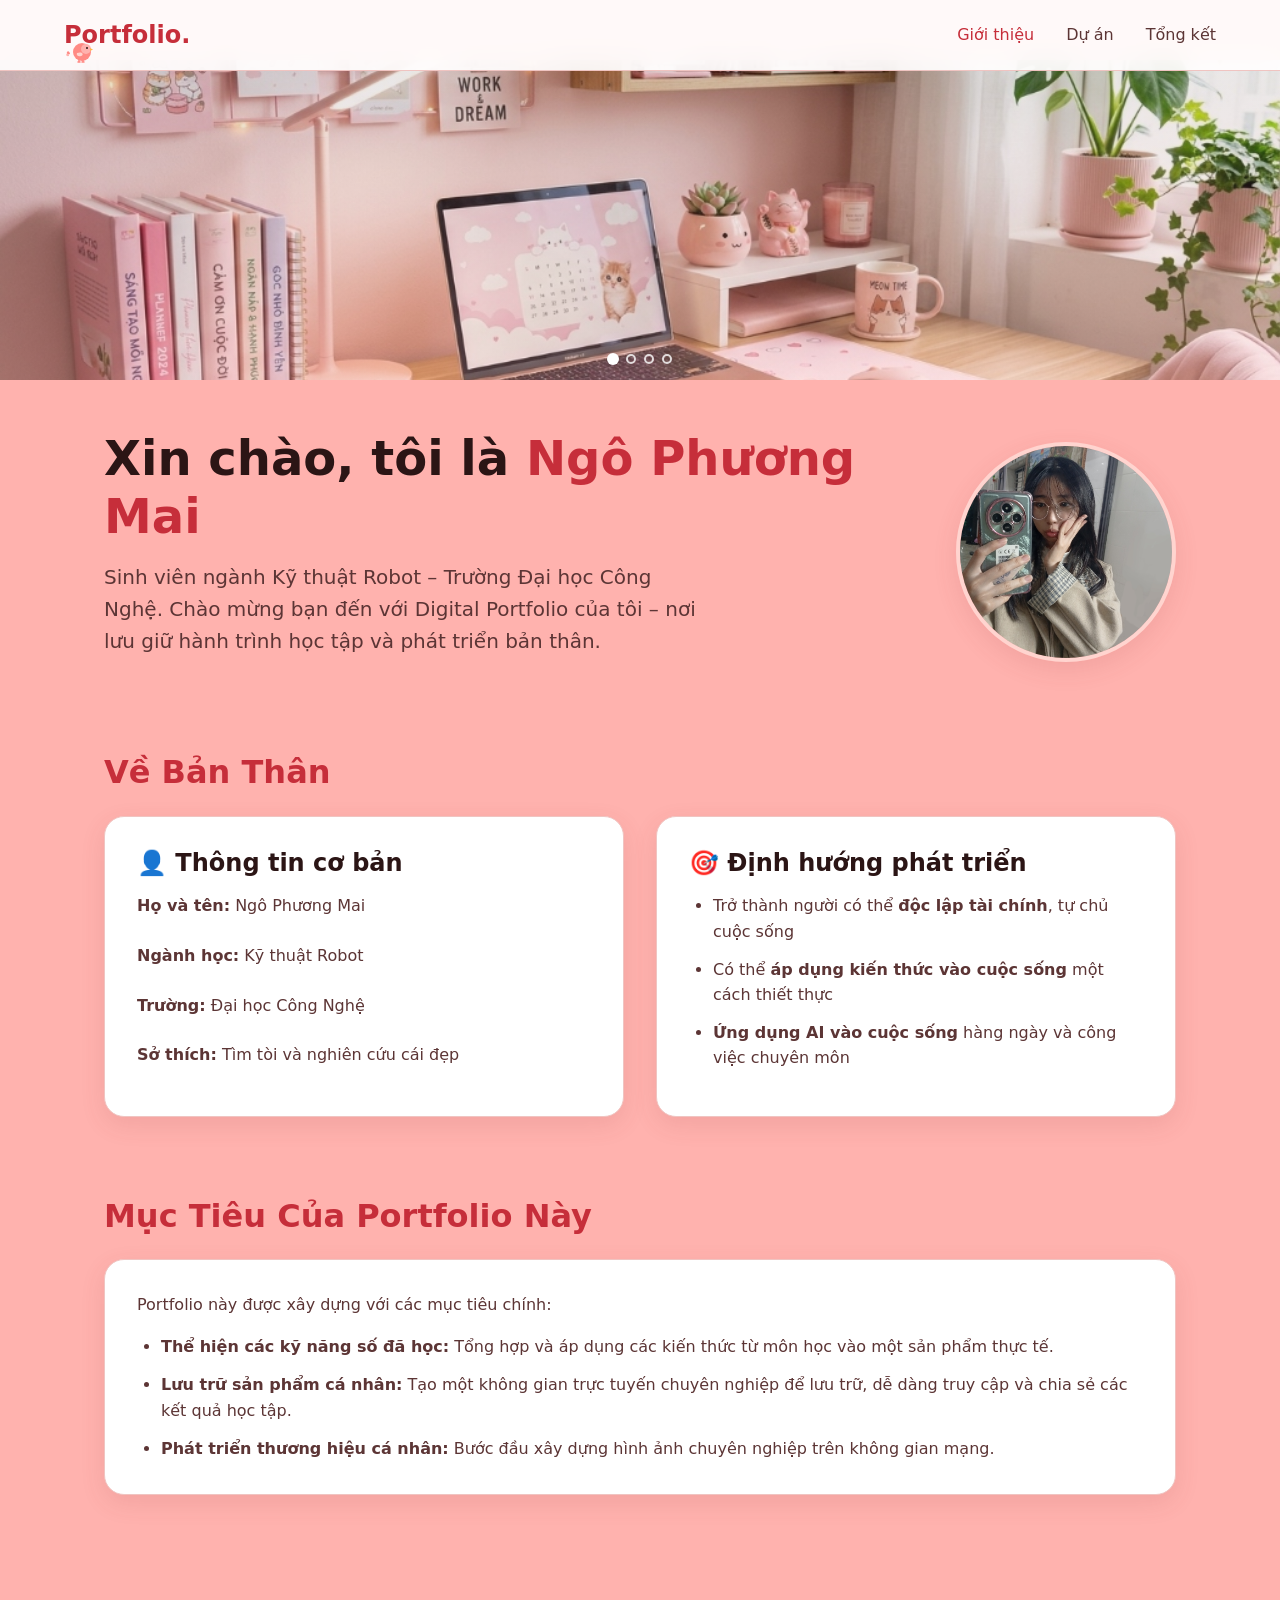
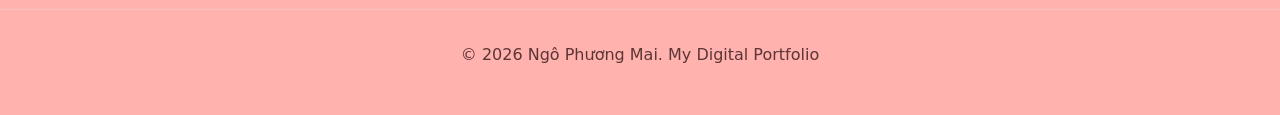
<file: index.html>
<!DOCTYPE html>
<html lang="vi">
<head>
    <meta charset="UTF-8">
    <meta name="viewport" content="width=device-width, initial-scale=1.0">
    <title>Digital Portfolio | Giới thiệu</title>
    <link rel="stylesheet" href="css/style.css">
</head>
<body>
    <nav>
        <a href="index.html" class="nav-brand">Portfolio.</a>
        <ul class="nav-links">
            <li><a href="index.html" class="active">Giới thiệu</a></li>
            <li><a href="projects.html">Dự án</a></li>
            <li><a href="summary.html">Tổng kết</a></li>
        </ul>
    </nav>

    <!-- Hero Banner Carousel -->
    <div class="banner-carousel" id="bannerCarousel">
        <div class="carousel-track">
            <div class="carousel-slide active">
                <img src="images/banner1.jpg" alt="Không gian làm việc màu hồng">
                <div class="slide-overlay"></div>
            </div>
            <div class="carousel-slide">
                <img src="images/banner2.png" alt="Góc học tập pastel">
                <div class="slide-overlay"></div>
            </div>
            <div class="carousel-slide">
                <img src="images/banner3.png" alt="Góc đọc sách ấm cúng">
                <div class="slide-overlay"></div>
            </div>
            <div class="carousel-slide">
                <img src="images/banner4.png" alt="Không gian sáng tạo">
                <div class="slide-overlay"></div>
            </div>
        </div>
        <button class="carousel-btn carousel-btn-prev" aria-label="Previous slide">&#10094;</button>
        <button class="carousel-btn carousel-btn-next" aria-label="Next slide">&#10095;</button>
        <div class="carousel-dots" id="carouselDots"></div>
    </div>

    <main>
        <section class="hero reveal">
            <div class="hero-intro">
                <div class="hero-text">
                    <h1>Xin chào, tôi là <span style="color: var(--primary)">Ngô Phương Mai</span></h1>
                    <p style="font-size: 1.25rem; max-width: 600px;">Sinh viên ngành Kỹ thuật Robot – Trường Đại học Công Nghệ. Chào mừng bạn đến với Digital Portfolio của tôi – nơi lưu giữ hành trình học tập và phát triển bản thân.</p>
                </div>
                <div class="hero-portrait">
                    <div class="portrait-frame">
                        <img src="images/portrait.jpg" alt="Ảnh chân dung Ngô Phương Mai">
                    </div>
                </div>
            </div>
        </section>

        <section style="margin-top: 5rem;" class="reveal">
            <h2>Về Bản Thân</h2>
            <div class="grid grid-2">
                <div class="card">
                    <h3>👤 Thông tin cơ bản</h3>
                    <div style="margin-top: 1rem; display: flex; flex-direction: column; gap: 0.5rem; color: var(--text-muted)">
                        <p><strong>Họ và tên:</strong> Ngô Phương Mai</p>
                        <p><strong>Ngành học:</strong> Kỹ thuật Robot</p>
                        <p><strong>Trường:</strong> Đại học Công Nghệ</p>
                        <p><strong>Sở thích:</strong> Tìm tòi và nghiên cứu cái đẹp</p>
                    </div>
                </div>
                <div class="card">
                    <h3>🎯 Định hướng phát triển</h3>
                    <ul style="margin-left: 1.5rem; margin-top: 1rem; display: flex; flex-direction: column; gap: 0.75rem; color: var(--text-muted)">
                        <li>Trở thành người có thể <strong>độc lập tài chính</strong>, tự chủ cuộc sống</li>
                        <li>Có thể <strong>áp dụng kiến thức vào cuộc sống</strong> một cách thiết thực</li>
                        <li><strong>Ứng dụng AI vào cuộc sống</strong> hàng ngày và công việc chuyên môn</li>
                    </ul>
                </div>
            </div>
        </section>

        <section style="margin-top: 5rem;" class="reveal">
            <h2>Mục Tiêu Của Portfolio Này</h2>
            <div class="card">
                <p>Portfolio này được xây dựng với các mục tiêu chính:</p>
                <ul style="margin-left: 1.5rem; margin-top: 1rem; display: flex; flex-direction: column; gap: 0.8rem; color: var(--text-muted)">
                    <li><strong>Thể hiện các kỹ năng số đã học:</strong> Tổng hợp và áp dụng các kiến thức từ môn học vào một sản phẩm thực tế.</li>
                    <li><strong>Lưu trữ sản phẩm cá nhân:</strong> Tạo một không gian trực tuyến chuyên nghiệp để lưu trữ, dễ dàng truy cập và chia sẻ các kết quả học tập.</li>
                    <li><strong>Phát triển thương hiệu cá nhân:</strong> Bước đầu xây dựng hình ảnh chuyên nghiệp trên không gian mạng.</li>
                </ul>
            </div>
        </section>
    </main>

    <footer>
        <p>&copy; 2026 Ngô Phương Mai. My Digital Portfolio</p>
    </footer>

    <script src="js/main.js"></script>
</body>
</html>
</file>
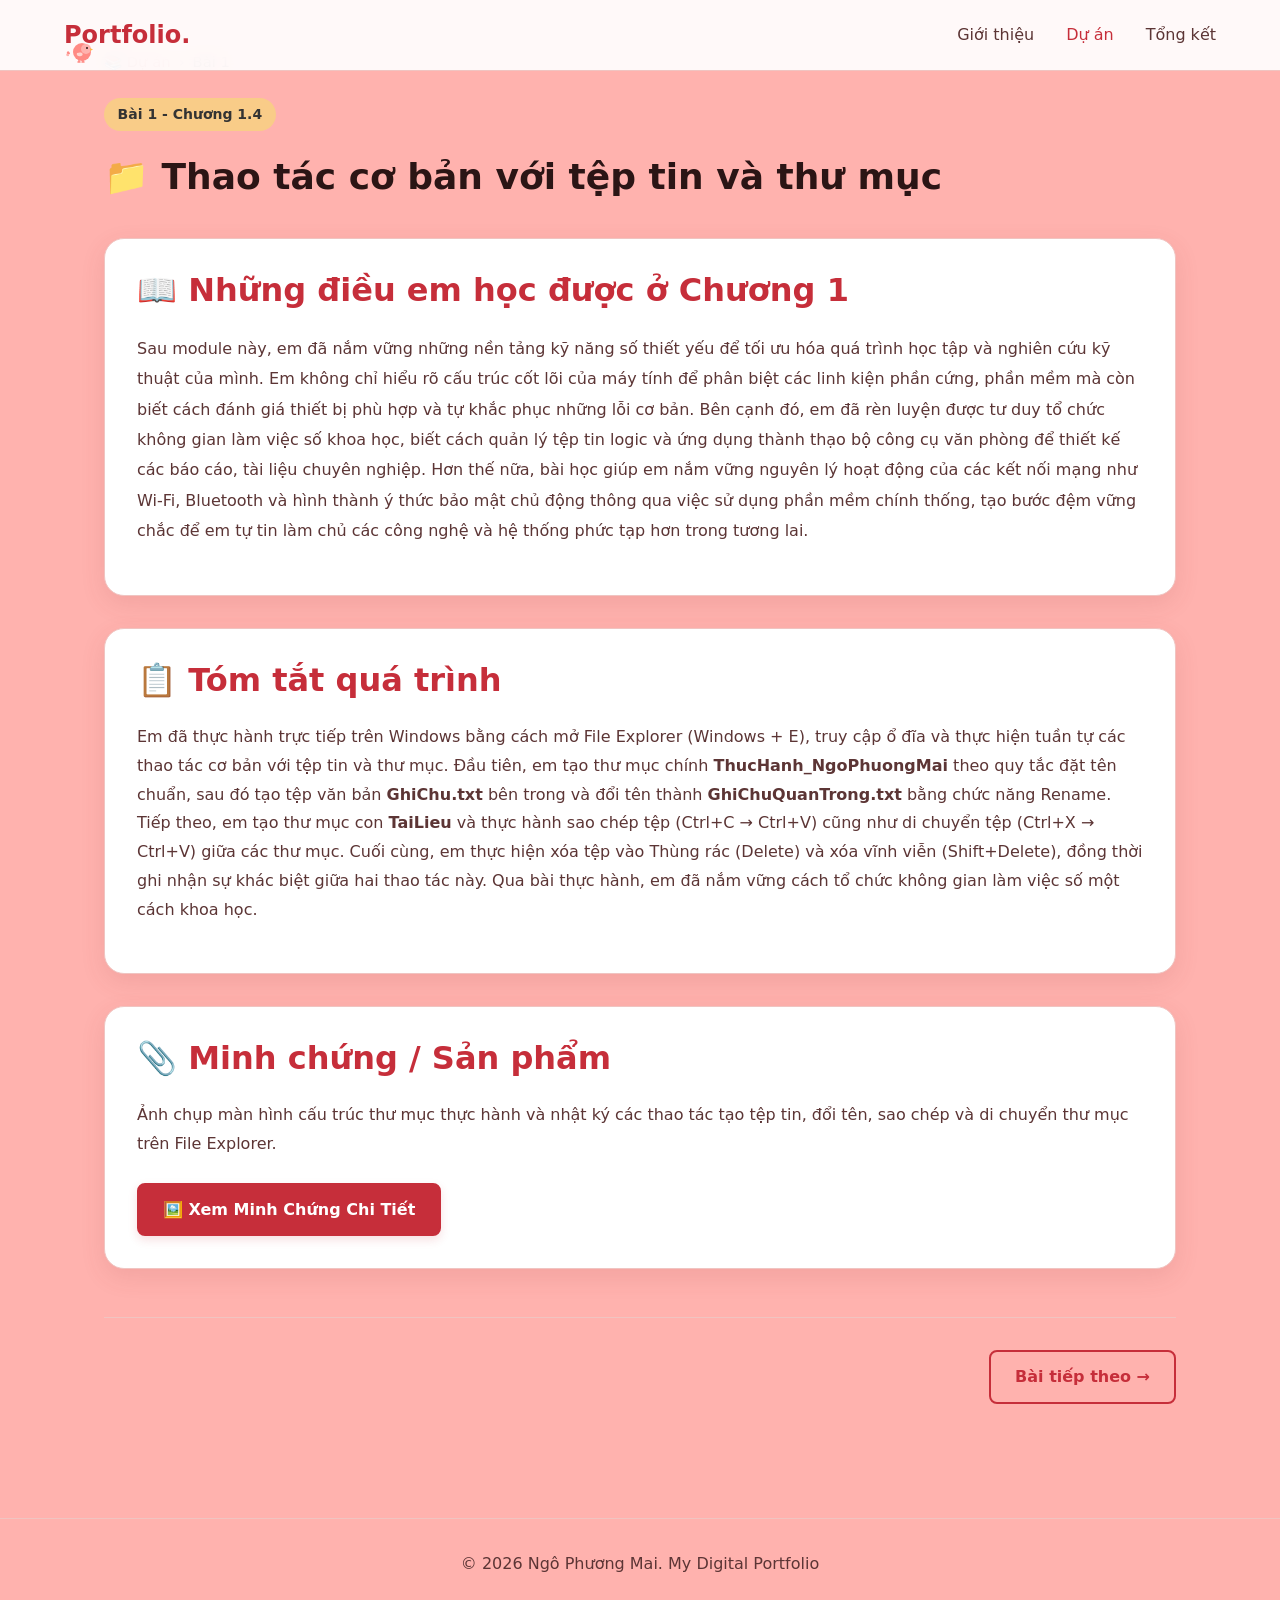
<file: bai1.html>
<!DOCTYPE html>
<html lang="vi">
<head>
    <meta charset="UTF-8">
    <meta name="viewport" content="width=device-width, initial-scale=1.0">
    <title>Bài 1 - Thao tác tệp tin & thư mục | Digital Portfolio</title>
    <link rel="stylesheet" href="css/style.css">
</head>
<body>
    <nav>
        <a href="index.html" class="nav-brand">Portfolio.</a>
        <ul class="nav-links">
            <li><a href="index.html">Giới thiệu</a></li>
            <li><a href="projects.html" class="active">Dự án</a></li>
            <li><a href="summary.html">Tổng kết</a></li>
        </ul>
    </nav>

    <main>
        <div class="breadcrumb reveal">
            <a href="projects.html">📚 Dự án</a>
            <span class="breadcrumb-sep">›</span>
            <span>Bài 1</span>
        </div>

        <div class="detail-header reveal">
            <span class="badge">Bài 1 - Chương 1.4</span>
            <h1>📁 Thao tác cơ bản với tệp tin và thư mục</h1>
        </div>

        <div class="detail-content">
            <section class="card reveal" style="margin-bottom: 2rem;">
                <h2>📖 Những điều em học được ở Chương 1</h2>
                <p style="line-height: 1.9;">Sau module này, em đã nắm vững những nền tảng kỹ năng số thiết yếu để tối ưu hóa quá trình học tập và nghiên cứu kỹ thuật của mình. Em không chỉ hiểu rõ cấu trúc cốt lõi của máy tính để phân biệt các linh kiện phần cứng, phần mềm mà còn biết cách đánh giá thiết bị phù hợp và tự khắc phục những lỗi cơ bản. Bên cạnh đó, em đã rèn luyện được tư duy tổ chức không gian làm việc số khoa học, biết cách quản lý tệp tin logic và ứng dụng thành thạo bộ công cụ văn phòng để thiết kế các báo cáo, tài liệu chuyên nghiệp. Hơn thế nữa, bài học giúp em nắm vững nguyên lý hoạt động của các kết nối mạng như Wi-Fi, Bluetooth và hình thành ý thức bảo mật chủ động thông qua việc sử dụng phần mềm chính thống, tạo bước đệm vững chắc để em tự tin làm chủ các công nghệ và hệ thống phức tạp hơn trong tương lai.</p>
            </section>

            <section class="card reveal" style="margin-bottom: 2rem;">
                <h2>📋 Tóm tắt quá trình</h2>
                <p style="line-height: 1.8;">Em đã thực hành trực tiếp trên Windows bằng cách mở File Explorer (Windows + E), truy cập ổ đĩa và thực hiện tuần tự các thao tác cơ bản với tệp tin và thư mục. Đầu tiên, em tạo thư mục chính <strong>ThucHanh_NgoPhuongMai</strong> theo quy tắc đặt tên chuẩn, sau đó tạo tệp văn bản <strong>GhiChu.txt</strong> bên trong và đổi tên thành <strong>GhiChuQuanTrong.txt</strong> bằng chức năng Rename. Tiếp theo, em tạo thư mục con <strong>TaiLieu</strong> và thực hành sao chép tệp (Ctrl+C → Ctrl+V) cũng như di chuyển tệp (Ctrl+X → Ctrl+V) giữa các thư mục. Cuối cùng, em thực hiện xóa tệp vào Thùng rác (Delete) và xóa vĩnh viễn (Shift+Delete), đồng thời ghi nhận sự khác biệt giữa hai thao tác này. Qua bài thực hành, em đã nắm vững cách tổ chức không gian làm việc số một cách khoa học.</p>
            </section>

            <section class="card reveal" style="margin-bottom: 2rem;">
                <h2>📎 Minh chứng / Sản phẩm</h2>
                <p style="line-height: 1.8;">Ảnh chụp màn hình cấu trúc thư mục thực hành và nhật ký các thao tác tạo tệp tin, đổi tên, sao chép và di chuyển thư mục trên File Explorer.</p>
                <div style="margin-top: 1.5rem;">
                    <a href="minhchung1.html" class="btn btn-primary">🖼️ Xem Minh Chứng Chi Tiết</a>
                </div>
            </section>
        </div>

        <div class="detail-nav reveal">
            <span></span>
            <a href="bai2.html" class="btn btn-outline">Bài tiếp theo →</a>
        </div>
    </main>

    <footer>
        <p>&copy; 2026 Ngô Phương Mai. My Digital Portfolio</p>
    </footer>

    <script src="js/main.js"></script>
</body>
</html>
</file>
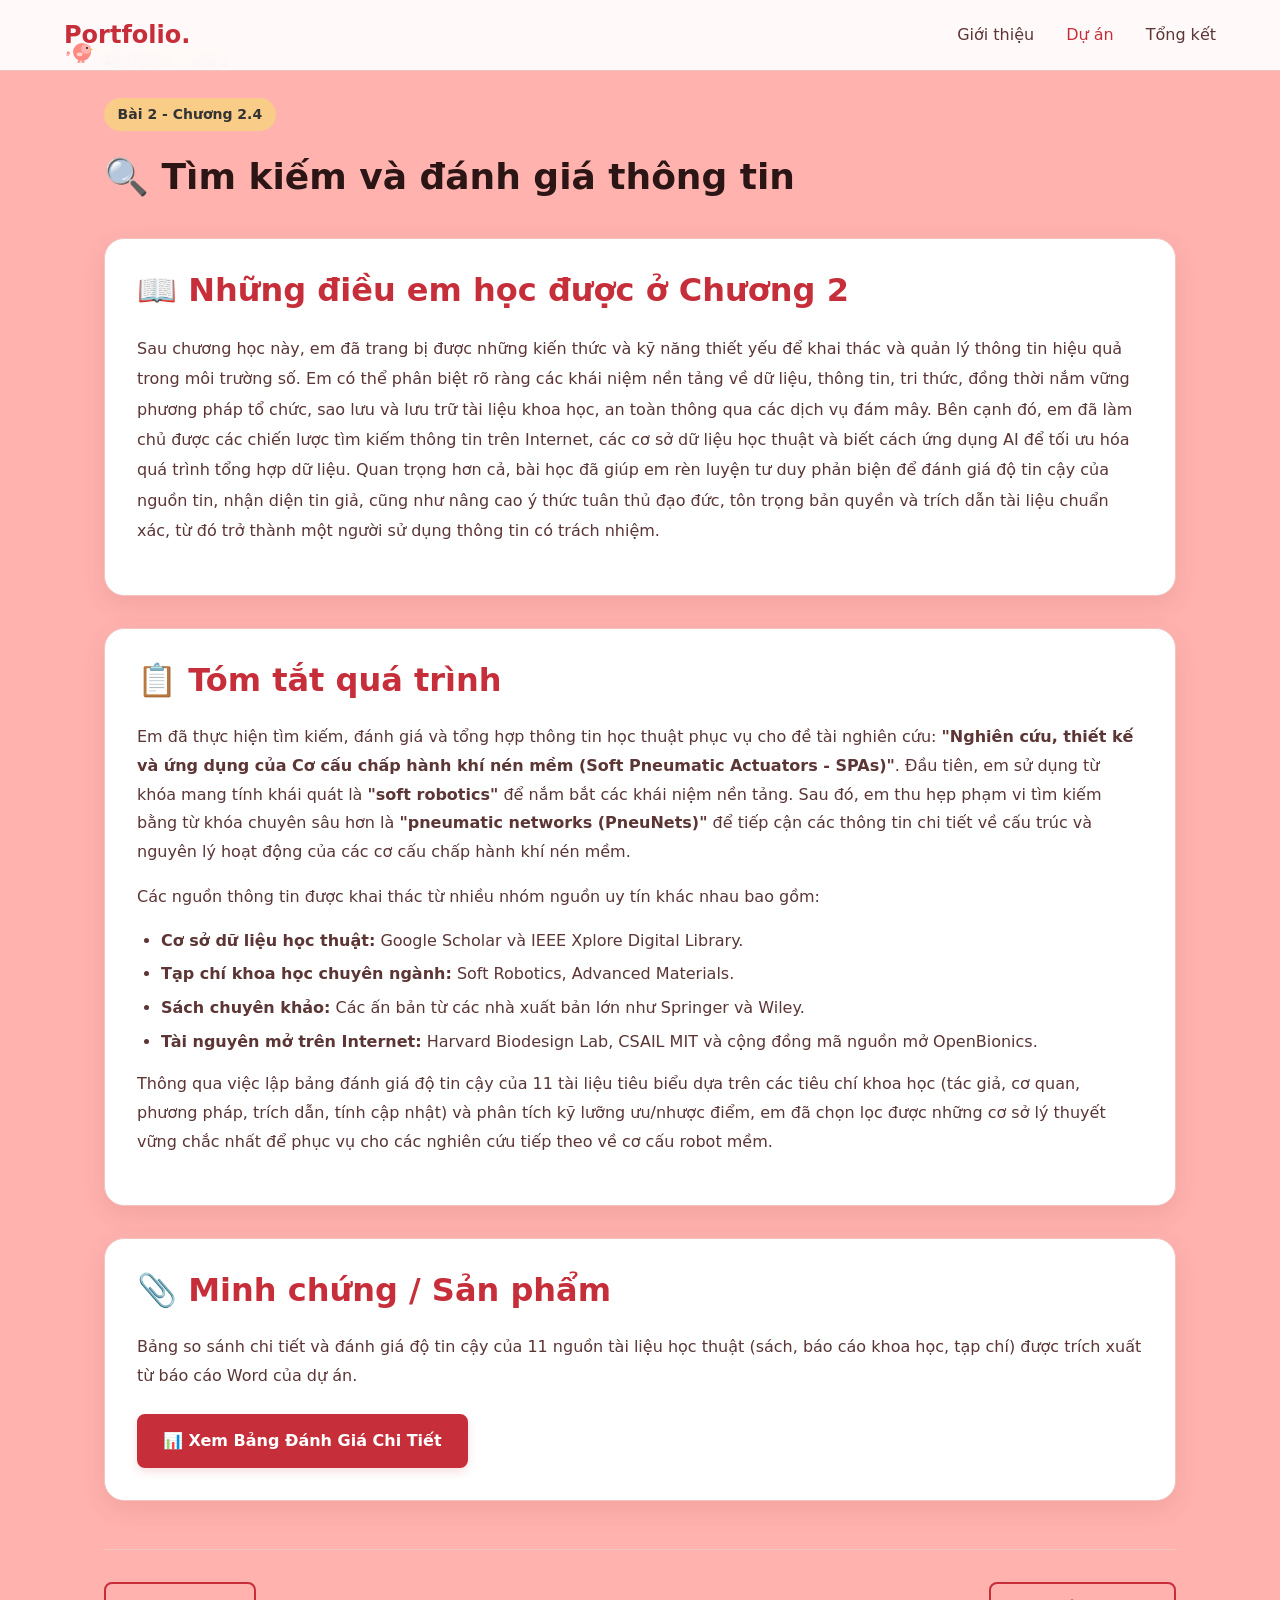
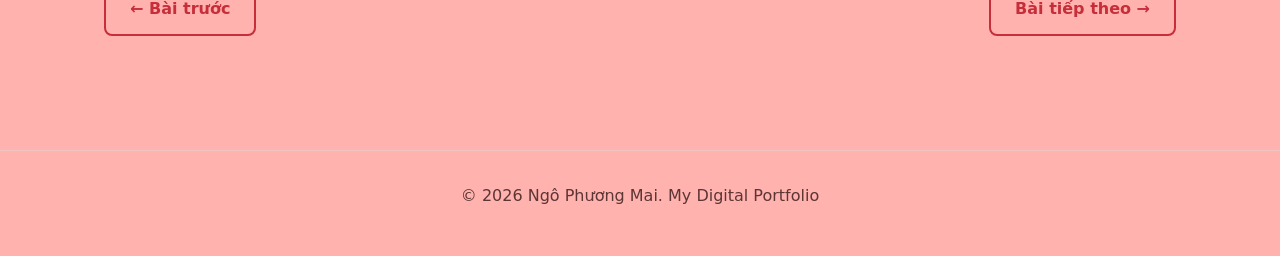
<file: bai2.html>
<!DOCTYPE html>
<html lang="vi">
<head>
    <meta charset="UTF-8">
    <meta name="viewport" content="width=device-width, initial-scale=1.0">
    <title>Bài 2 - Tìm kiếm & đánh giá thông tin | Digital Portfolio</title>
    <link rel="stylesheet" href="css/style.css">
    <style>
        .table-container {
            overflow-x: auto;
            margin-top: 1.5rem;
            border-radius: 12px;
            border: 1px solid var(--border);
            background: var(--card-bg);
            box-shadow: var(--shadow);
        }
        .source-table {
            width: 100%;
            border-collapse: collapse;
            font-size: 0.95rem;
            min-width: 900px;
        }
        .source-table th, .source-table td {
            padding: 1rem;
            border-bottom: 1px solid var(--border);
            vertical-align: top;
            text-align: left;
        }
        .source-table th {
            background-color: var(--primary-light);
            color: var(--text-main);
            font-weight: 700;
        }
        .source-table tr:last-child td {
            border-bottom: none;
        }
        .source-table tr:nth-child(even) {
            background-color: rgba(198, 46, 58, 0.02);
        }
        [data-theme="dark"] .source-table tr:nth-child(even) {
            background-color: rgba(255, 138, 132, 0.02);
        }
        .source-table tr:hover {
            background-color: rgba(198, 46, 58, 0.04);
        }
        [data-theme="dark"] .source-table tr:hover {
            background-color: rgba(255, 138, 132, 0.04);
        }
        .badge-reliability {
            display: inline-block;
            padding: 0.25rem 0.6rem;
            border-radius: 6px;
            font-size: 0.8rem;
            font-weight: 700;
            margin-bottom: 0.5rem;
            text-transform: uppercase;
            letter-spacing: 0.5px;
        }
        .badge-ratcao { background: rgba(40, 167, 69, 0.15); color: #28a745; border: 1px solid rgba(40, 167, 69, 0.3); }
        .badge-cao { background: rgba(0, 123, 255, 0.15); color: #007bff; border: 1px solid rgba(0, 123, 255, 0.3); }
        .badge-kha { background: rgba(255, 193, 7, 0.15); color: #ffc107; border: 1px solid rgba(255, 193, 7, 0.3); }
        .badge-trungbinh { background: rgba(108, 117, 125, 0.15); color: #6c757d; border: 1px solid rgba(108, 117, 125, 0.3); }
        
        .list-pros-cons {
            list-style: none;
            padding-left: 0;
            margin: 0;
        }
        .list-pros-cons li {
            margin-bottom: 0.5rem;
            position: relative;
            padding-left: 1.25rem;
            line-height: 1.4;
        }
        .list-pros-cons li:last-child {
            margin-bottom: 0;
        }
        .list-pros-cons li.pro::before {
            content: '✓';
            position: absolute;
            left: 0;
            color: #28a745;
            font-weight: bold;
        }
        .list-pros-cons li.con::before {
            content: '✗';
            position: absolute;
            left: 0;
            color: #dc3545;
            font-weight: bold;
        }
        .reference-list {
            margin-top: 1.5rem;
            padding-left: 1.5rem;
            color: var(--text-muted);
            font-size: 0.95rem;
        }
        .reference-list li {
            margin-bottom: 0.75rem;
            line-height: 1.5;
        }
    </style>
</head>
<body>
    <nav>
        <a href="index.html" class="nav-brand">Portfolio.</a>
        <ul class="nav-links">
            <li><a href="index.html">Giới thiệu</a></li>
            <li><a href="projects.html" class="active">Dự án</a></li>
            <li><a href="summary.html">Tổng kết</a></li>
        </ul>
    </nav>

    <main>
        <div class="breadcrumb reveal">
            <a href="projects.html">📚 Dự án</a>
            <span class="breadcrumb-sep">›</span>
            <span>Bài 2</span>
        </div>

        <div class="detail-header reveal">
            <span class="badge">Bài 2 - Chương 2.4</span>
            <h1>🔍 Tìm kiếm và đánh giá thông tin</h1>
        </div>

        <div class="detail-content">
            <section class="card reveal" style="margin-bottom: 2rem;">
                <h2>📖 Những điều em học được ở Chương 2</h2>
                <p style="line-height: 1.9;">Sau chương học này, em đã trang bị được những kiến thức và kỹ năng thiết yếu để khai thác và quản lý thông tin hiệu quả trong môi trường số. Em có thể phân biệt rõ ràng các khái niệm nền tảng về dữ liệu, thông tin, tri thức, đồng thời nắm vững phương pháp tổ chức, sao lưu và lưu trữ tài liệu khoa học, an toàn thông qua các dịch vụ đám mây. Bên cạnh đó, em đã làm chủ được các chiến lược tìm kiếm thông tin trên Internet, các cơ sở dữ liệu học thuật và biết cách ứng dụng AI để tối ưu hóa quá trình tổng hợp dữ liệu. Quan trọng hơn cả, bài học đã giúp em rèn luyện tư duy phản biện để đánh giá độ tin cậy của nguồn tin, nhận diện tin giả, cũng như nâng cao ý thức tuân thủ đạo đức, tôn trọng bản quyền và trích dẫn tài liệu chuẩn xác, từ đó trở thành một người sử dụng thông tin có trách nhiệm.</p>
            </section>

            <section class="card reveal" style="margin-bottom: 2rem;">
                <h2>📋 Tóm tắt quá trình</h2>
                <p style="line-height: 1.8;">
                    Em đã thực hiện tìm kiếm, đánh giá và tổng hợp thông tin học thuật phục vụ cho đề tài nghiên cứu: <strong>"Nghiên cứu, thiết kế và ứng dụng của Cơ cấu chấp hành khí nén mềm (Soft Pneumatic Actuators - SPAs)"</strong>. 
                    Đầu tiên, em sử dụng từ khóa mang tính khái quát là <strong>"soft robotics"</strong> để nắm bắt các khái niệm nền tảng. Sau đó, em thu hẹp phạm vi tìm kiếm bằng từ khóa chuyên sâu hơn là <strong>"pneumatic networks (PneuNets)"</strong> để tiếp cận các thông tin chi tiết về cấu trúc và nguyên lý hoạt động của các cơ cấu chấp hành khí nén mềm.
                </p>
                <p style="line-height: 1.8; margin-top: 1rem;">
                    Các nguồn thông tin được khai thác từ nhiều nhóm nguồn uy tín khác nhau bao gồm:
                </p>
                <ul style="margin-left: 1.5rem; margin-top: 0.5rem; display: flex; flex-direction: column; gap: 0.5rem; color: var(--text-muted); line-height: 1.6;">
                    <li><strong>Cơ sở dữ liệu học thuật:</strong> Google Scholar và IEEE Xplore Digital Library.</li>
                    <li><strong>Tạp chí khoa học chuyên ngành:</strong> Soft Robotics, Advanced Materials.</li>
                    <li><strong>Sách chuyên khảo:</strong> Các ấn bản từ các nhà xuất bản lớn như Springer và Wiley.</li>
                    <li><strong>Tài nguyên mở trên Internet:</strong> Harvard Biodesign Lab, CSAIL MIT và cộng đồng mã nguồn mở OpenBionics.</li>
                </ul>
                <p style="line-height: 1.8; margin-top: 1rem;">
                    Thông qua việc lập bảng đánh giá độ tin cậy của 11 tài liệu tiêu biểu dựa trên các tiêu chí khoa học (tác giả, cơ quan, phương pháp, trích dẫn, tính cập nhật) và phân tích kỹ lưỡng ưu/nhược điểm, em đã chọn lọc được những cơ sở lý thuyết vững chắc nhất để phục vụ cho các nghiên cứu tiếp theo về cơ cấu robot mềm.
                </p>
            </section>

            <section class="card reveal" style="margin-bottom: 2rem;">
                <h2>📎 Minh chứng / Sản phẩm</h2>
                <p style="line-height: 1.8;">Bảng so sánh chi tiết và đánh giá độ tin cậy của 11 nguồn tài liệu học thuật (sách, báo cáo khoa học, tạp chí) được trích xuất từ báo cáo Word của dự án.</p>
                <div style="margin-top: 1.5rem;">
                    <a href="minhchung2.html" class="btn btn-primary">📊 Xem Bảng Đánh Giá Chi Tiết</a>
                </div>
            </section>
        </div>

        <div class="detail-nav reveal">
            <a href="bai1.html" class="btn btn-outline">← Bài trước</a>
            <a href="bai3.html" class="btn btn-outline">Bài tiếp theo →</a>
        </div>
    </main>

    <footer>
        <p>&copy; 2026 Ngô Phương Mai. My Digital Portfolio</p>
    </footer>

    <script src="js/main.js"></script>
</body>
</html>
</file>
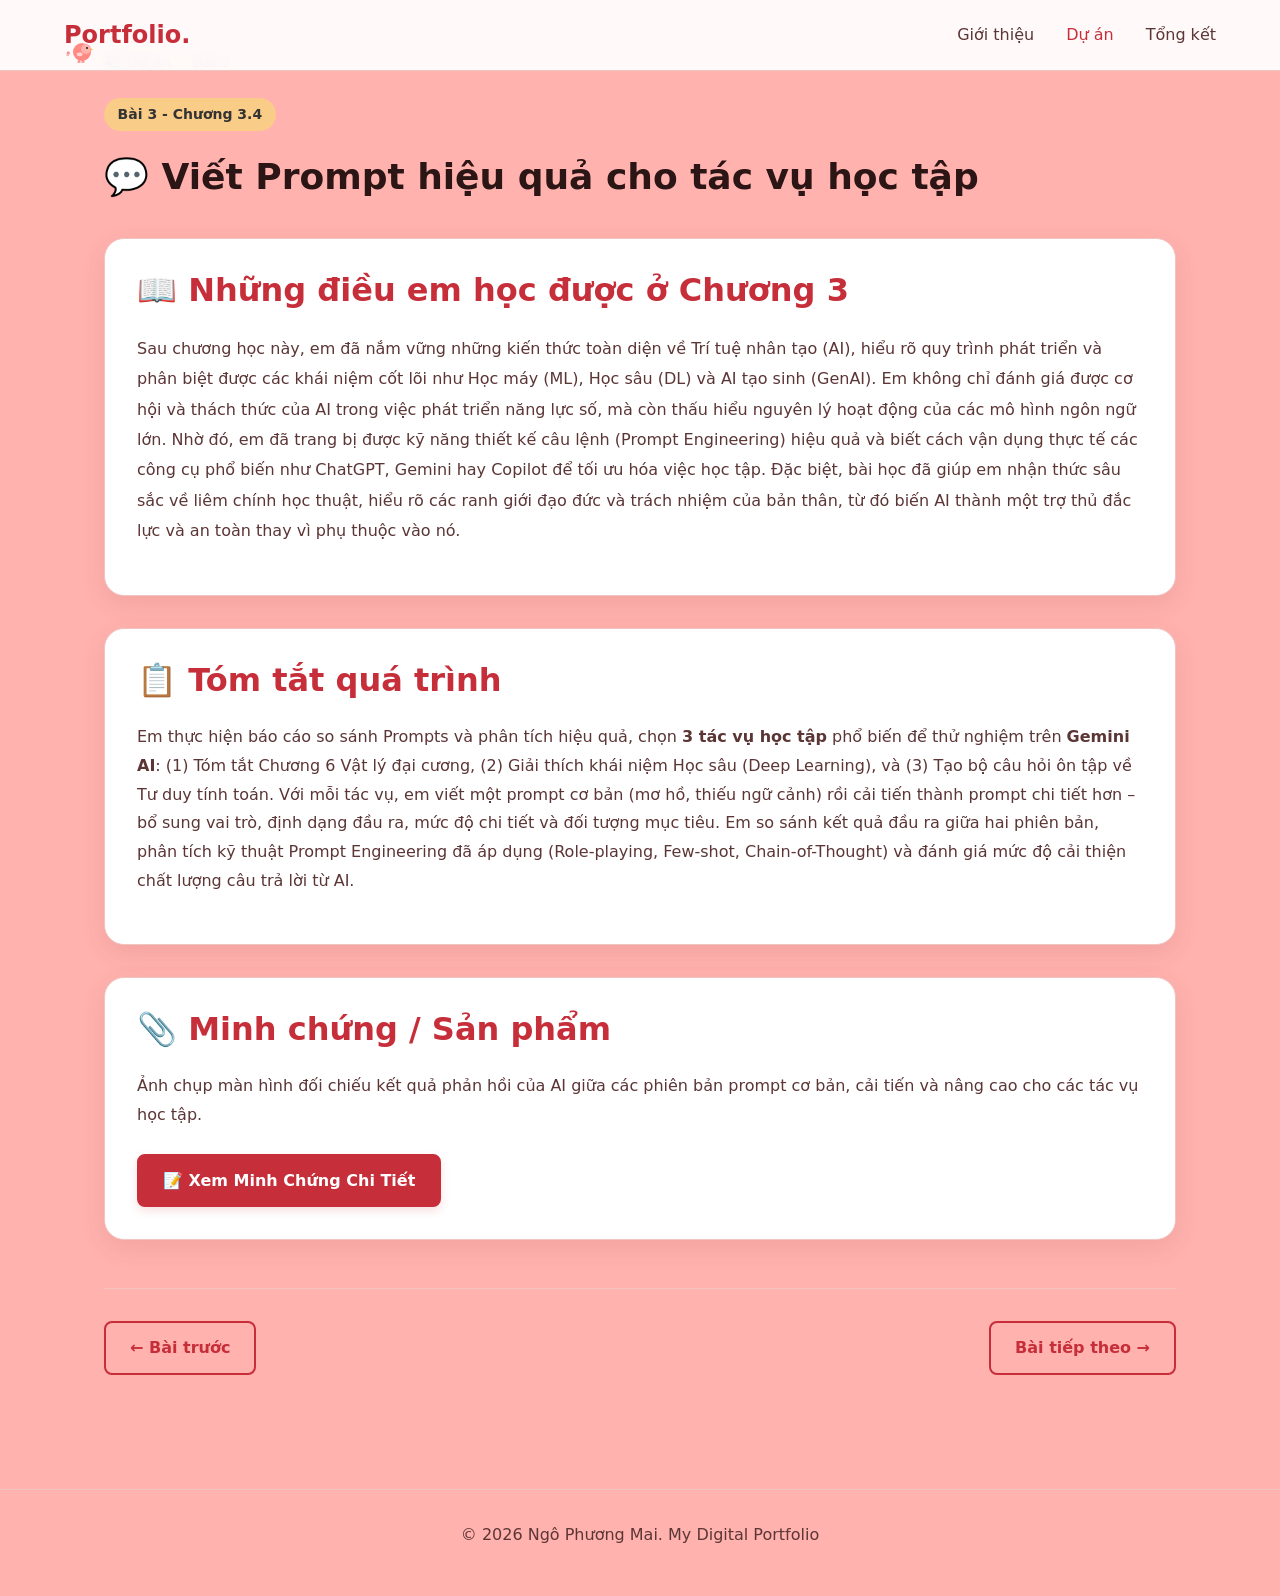
<file: bai3.html>
<!DOCTYPE html>
<html lang="vi">
<head>
    <meta charset="UTF-8">
    <meta name="viewport" content="width=device-width, initial-scale=1.0">
    <title>Bài 3 - Viết Prompt hiệu quả | Digital Portfolio</title>
    <link rel="stylesheet" href="css/style.css">
</head>
<body>
    <nav>
        <a href="index.html" class="nav-brand">Portfolio.</a>
        <ul class="nav-links">
            <li><a href="index.html">Giới thiệu</a></li>
            <li><a href="projects.html" class="active">Dự án</a></li>
            <li><a href="summary.html">Tổng kết</a></li>
        </ul>
    </nav>

    <main>
        <div class="breadcrumb reveal">
            <a href="projects.html">📚 Dự án</a>
            <span class="breadcrumb-sep">›</span>
            <span>Bài 3</span>
        </div>

        <div class="detail-header reveal">
            <span class="badge">Bài 3 - Chương 3.4</span>
            <h1>💬 Viết Prompt hiệu quả cho tác vụ học tập</h1>
        </div>

        <div class="detail-content">
            <section class="card reveal" style="margin-bottom: 2rem;">
                <h2>📖 Những điều em học được ở Chương 3</h2>
                <p style="line-height: 1.9;">Sau chương học này, em đã nắm vững những kiến thức toàn diện về Trí tuệ nhân tạo (AI), hiểu rõ quy trình phát triển và phân biệt được các khái niệm cốt lõi như Học máy (ML), Học sâu (DL) và AI tạo sinh (GenAI). Em không chỉ đánh giá được cơ hội và thách thức của AI trong việc phát triển năng lực số, mà còn thấu hiểu nguyên lý hoạt động của các mô hình ngôn ngữ lớn. Nhờ đó, em đã trang bị được kỹ năng thiết kế câu lệnh (Prompt Engineering) hiệu quả và biết cách vận dụng thực tế các công cụ phổ biến như ChatGPT, Gemini hay Copilot để tối ưu hóa việc học tập. Đặc biệt, bài học đã giúp em nhận thức sâu sắc về liêm chính học thuật, hiểu rõ các ranh giới đạo đức và trách nhiệm của bản thân, từ đó biến AI thành một trợ thủ đắc lực và an toàn thay vì phụ thuộc vào nó.</p>
            </section>

            <section class="card reveal" style="margin-bottom: 2rem;">
                <h2>📋 Tóm tắt quá trình</h2>
                <p style="line-height: 1.8;">Em thực hiện báo cáo so sánh Prompts và phân tích hiệu quả, chọn <strong>3 tác vụ học tập</strong> phổ biến để thử nghiệm trên <strong>Gemini AI</strong>: (1) Tóm tắt Chương 6 Vật lý đại cương, (2) Giải thích khái niệm Học sâu (Deep Learning), và (3) Tạo bộ câu hỏi ôn tập về Tư duy tính toán. Với mỗi tác vụ, em viết một prompt cơ bản (mơ hồ, thiếu ngữ cảnh) rồi cải tiến thành prompt chi tiết hơn – bổ sung vai trò, định dạng đầu ra, mức độ chi tiết và đối tượng mục tiêu. Em so sánh kết quả đầu ra giữa hai phiên bản, phân tích kỹ thuật Prompt Engineering đã áp dụng (Role-playing, Few-shot, Chain-of-Thought) và đánh giá mức độ cải thiện chất lượng câu trả lời từ AI.</p>
            </section>

            <section class="card reveal" style="margin-bottom: 2rem;">
                <h2>📎 Minh chứng / Sản phẩm</h2>
                <p style="line-height: 1.8;">Ảnh chụp màn hình đối chiếu kết quả phản hồi của AI giữa các phiên bản prompt cơ bản, cải tiến và nâng cao cho các tác vụ học tập.</p>
                <div style="margin-top: 1.5rem;">
                    <a href="minhchung3.html" class="btn btn-primary">📝 Xem Minh Chứng Chi Tiết</a>
                </div>
            </section>
        </div>

        <div class="detail-nav reveal">
            <a href="bai2.html" class="btn btn-outline">← Bài trước</a>
            <a href="bai4.html" class="btn btn-outline">Bài tiếp theo →</a>
        </div>
    </main>

    <footer>
        <p>&copy; 2026 Ngô Phương Mai. My Digital Portfolio</p>
    </footer>

    <script src="js/main.js"></script>
</body>
</html>
</file>
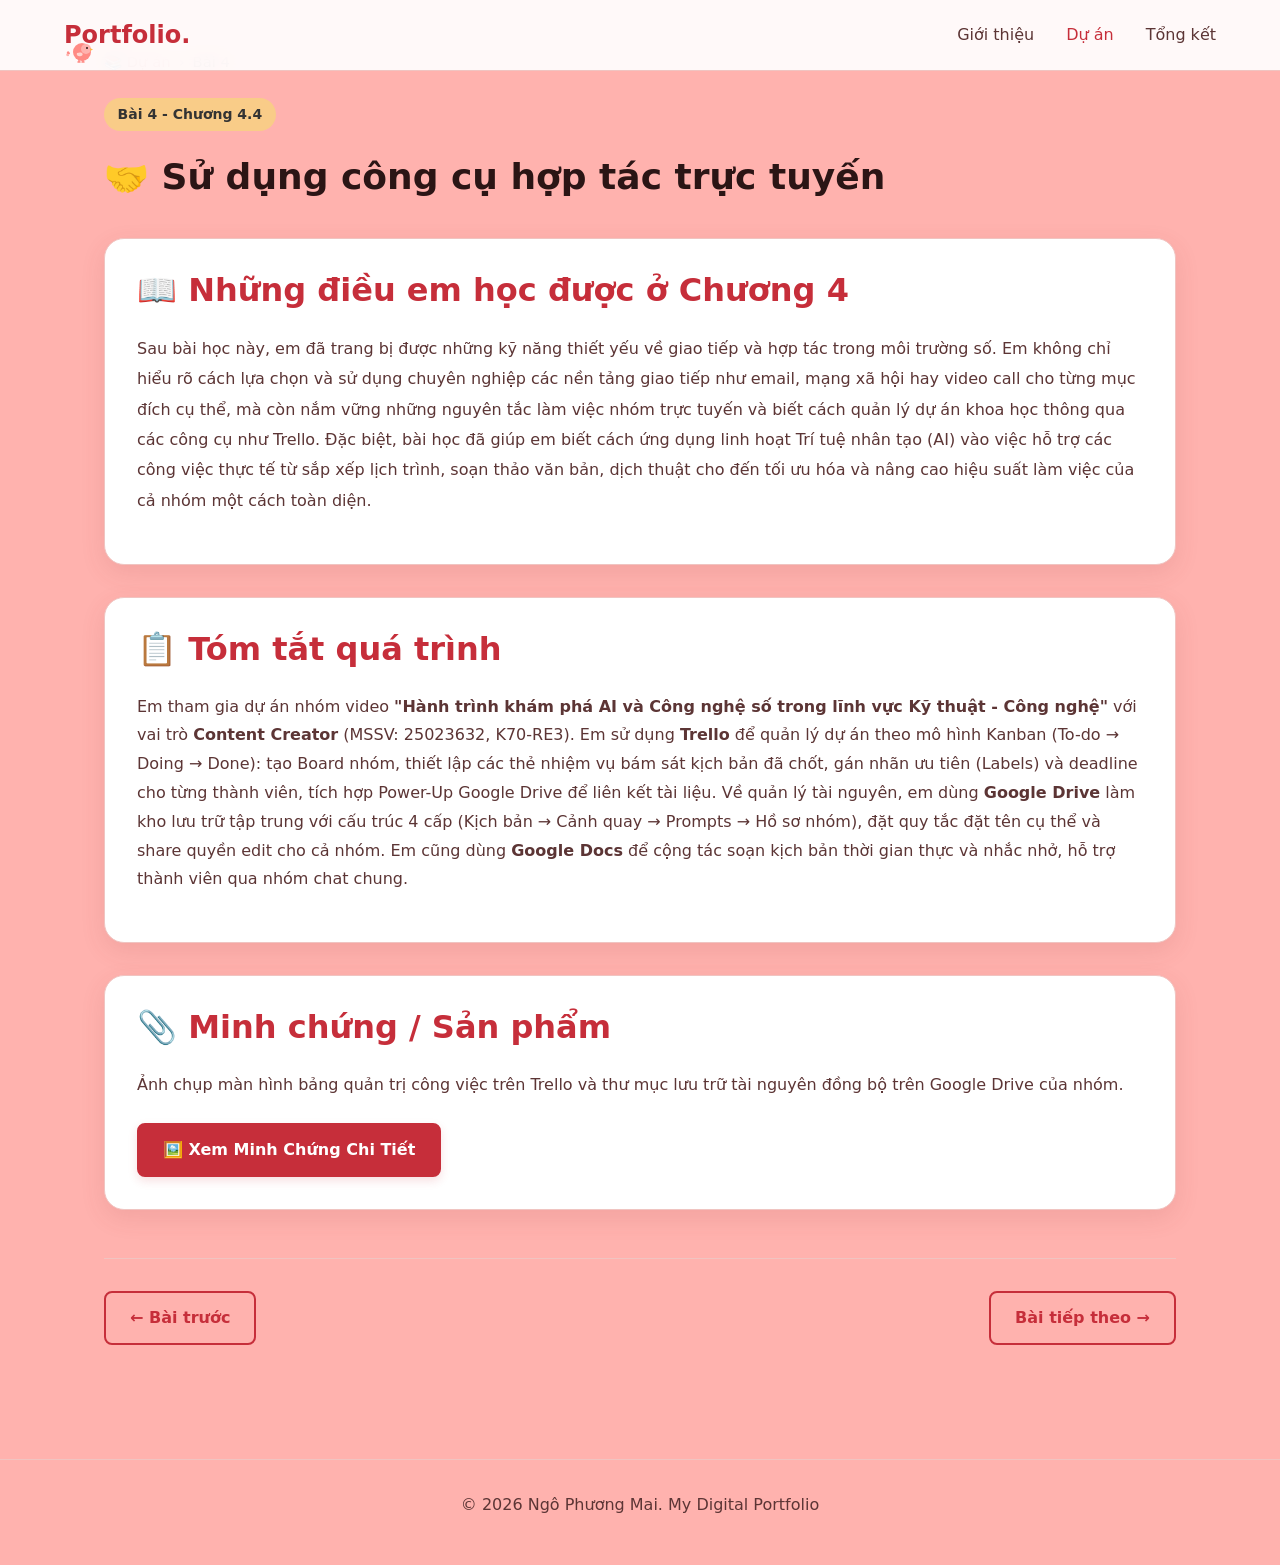
<file: bai4.html>
<!DOCTYPE html>
<html lang="vi">
<head>
    <meta charset="UTF-8">
    <meta name="viewport" content="width=device-width, initial-scale=1.0">
    <title>Bài 4 - Công cụ hợp tác trực tuyến | Digital Portfolio</title>
    <link rel="stylesheet" href="css/style.css">
</head>
<body>
    <nav>
        <a href="index.html" class="nav-brand">Portfolio.</a>
        <ul class="nav-links">
            <li><a href="index.html">Giới thiệu</a></li>
            <li><a href="projects.html" class="active">Dự án</a></li>
            <li><a href="summary.html">Tổng kết</a></li>
        </ul>
    </nav>

    <main>
        <div class="breadcrumb reveal">
            <a href="projects.html">📚 Dự án</a>
            <span class="breadcrumb-sep">›</span>
            <span>Bài 4</span>
        </div>

        <div class="detail-header reveal">
            <span class="badge">Bài 4 - Chương 4.4</span>
            <h1>🤝 Sử dụng công cụ hợp tác trực tuyến</h1>
        </div>

        <div class="detail-content">
            <section class="card reveal" style="margin-bottom: 2rem;">
                <h2>📖 Những điều em học được ở Chương 4</h2>
                <p style="line-height: 1.9;">Sau bài học này, em đã trang bị được những kỹ năng thiết yếu về giao tiếp và hợp tác trong môi trường số. Em không chỉ hiểu rõ cách lựa chọn và sử dụng chuyên nghiệp các nền tảng giao tiếp như email, mạng xã hội hay video call cho từng mục đích cụ thể, mà còn nắm vững những nguyên tắc làm việc nhóm trực tuyến và biết cách quản lý dự án khoa học thông qua các công cụ như Trello. Đặc biệt, bài học đã giúp em biết cách ứng dụng linh hoạt Trí tuệ nhân tạo (AI) vào việc hỗ trợ các công việc thực tế từ sắp xếp lịch trình, soạn thảo văn bản, dịch thuật cho đến tối ưu hóa và nâng cao hiệu suất làm việc của cả nhóm một cách toàn diện.</p>
            </section>

            <section class="card reveal" style="margin-bottom: 2rem;">
                <h2>📋 Tóm tắt quá trình</h2>
                <p style="line-height: 1.8;">Em tham gia dự án nhóm video <strong>"Hành trình khám phá AI và Công nghệ số trong lĩnh vực Kỹ thuật - Công nghệ"</strong> với vai trò <strong>Content Creator</strong> (MSSV: 25023632, K70-RE3). Em sử dụng <strong>Trello</strong> để quản lý dự án theo mô hình Kanban (To-do → Doing → Done): tạo Board nhóm, thiết lập các thẻ nhiệm vụ bám sát kịch bản đã chốt, gán nhãn ưu tiên (Labels) và deadline cho từng thành viên, tích hợp Power-Up Google Drive để liên kết tài liệu. Về quản lý tài nguyên, em dùng <strong>Google Drive</strong> làm kho lưu trữ tập trung với cấu trúc 4 cấp (Kịch bản → Cảnh quay → Prompts → Hồ sơ nhóm), đặt quy tắc đặt tên cụ thể và share quyền edit cho cả nhóm. Em cũng dùng <strong>Google Docs</strong> để cộng tác soạn kịch bản thời gian thực và nhắc nhở, hỗ trợ thành viên qua nhóm chat chung.</p>
            </section>

            <section class="card reveal" style="margin-bottom: 2rem;">
                <h2>📎 Minh chứng / Sản phẩm</h2>
                <p style="line-height: 1.8;">Ảnh chụp màn hình bảng quản trị công việc trên Trello và thư mục lưu trữ tài nguyên đồng bộ trên Google Drive của nhóm.</p>
                <div style="margin-top: 1.5rem;">
                    <a href="minhchung4.html" class="btn btn-primary">🖼️ Xem Minh Chứng Chi Tiết</a>
                </div>
            </section>
        </div>

        <div class="detail-nav reveal">
            <a href="bai3.html" class="btn btn-outline">← Bài trước</a>
            <a href="bai5.html" class="btn btn-outline">Bài tiếp theo →</a>
        </div>
    </main>

    <footer>
        <p>&copy; 2026 Ngô Phương Mai. My Digital Portfolio</p>
    </footer>

    <script src="js/main.js"></script>
</body>
</html>
</file>
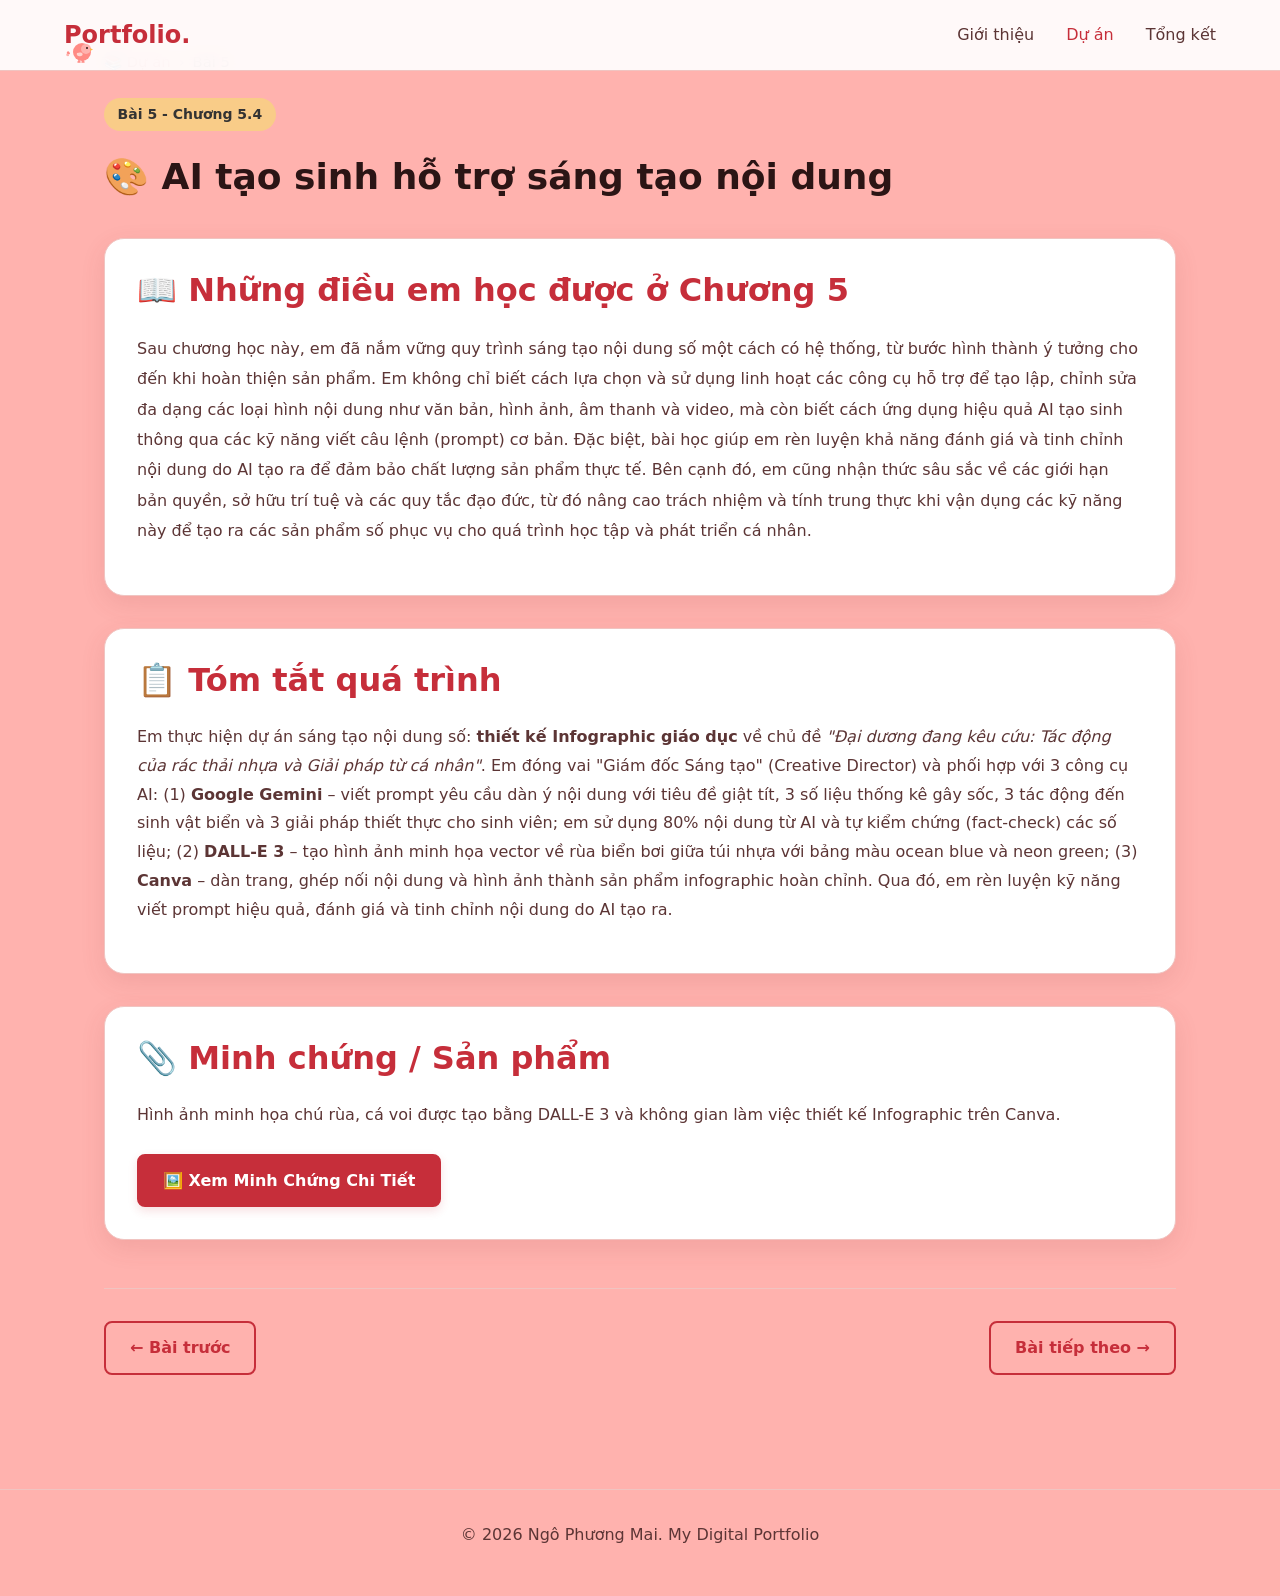
<file: bai5.html>
<!DOCTYPE html>
<html lang="vi">
<head>
    <meta charset="UTF-8">
    <meta name="viewport" content="width=device-width, initial-scale=1.0">
    <title>Bài 5 - AI tạo sinh sáng tạo nội dung | Digital Portfolio</title>
    <link rel="stylesheet" href="css/style.css">
</head>
<body>
    <nav>
        <a href="index.html" class="nav-brand">Portfolio.</a>
        <ul class="nav-links">
            <li><a href="index.html">Giới thiệu</a></li>
            <li><a href="projects.html" class="active">Dự án</a></li>
            <li><a href="summary.html">Tổng kết</a></li>
        </ul>
    </nav>

    <main>
        <div class="breadcrumb reveal">
            <a href="projects.html">📚 Dự án</a>
            <span class="breadcrumb-sep">›</span>
            <span>Bài 5</span>
        </div>

        <div class="detail-header reveal">
            <span class="badge">Bài 5 - Chương 5.4</span>
            <h1>🎨 AI tạo sinh hỗ trợ sáng tạo nội dung</h1>
        </div>

        <div class="detail-content">
            <section class="card reveal" style="margin-bottom: 2rem;">
                <h2>📖 Những điều em học được ở Chương 5</h2>
                <p style="line-height: 1.9;">Sau chương học này, em đã nắm vững quy trình sáng tạo nội dung số một cách có hệ thống, từ bước hình thành ý tưởng cho đến khi hoàn thiện sản phẩm. Em không chỉ biết cách lựa chọn và sử dụng linh hoạt các công cụ hỗ trợ để tạo lập, chỉnh sửa đa dạng các loại hình nội dung như văn bản, hình ảnh, âm thanh và video, mà còn biết cách ứng dụng hiệu quả AI tạo sinh thông qua các kỹ năng viết câu lệnh (prompt) cơ bản. Đặc biệt, bài học giúp em rèn luyện khả năng đánh giá và tinh chỉnh nội dung do AI tạo ra để đảm bảo chất lượng sản phẩm thực tế. Bên cạnh đó, em cũng nhận thức sâu sắc về các giới hạn bản quyền, sở hữu trí tuệ và các quy tắc đạo đức, từ đó nâng cao trách nhiệm và tính trung thực khi vận dụng các kỹ năng này để tạo ra các sản phẩm số phục vụ cho quá trình học tập và phát triển cá nhân.</p>
            </section>

            <section class="card reveal" style="margin-bottom: 2rem;">
                <h2>📋 Tóm tắt quá trình</h2>
                <p style="line-height: 1.8;">Em thực hiện dự án sáng tạo nội dung số: <strong>thiết kế Infographic giáo dục</strong> về chủ đề <em>"Đại dương đang kêu cứu: Tác động của rác thải nhựa và Giải pháp từ cá nhân"</em>. Em đóng vai "Giám đốc Sáng tạo" (Creative Director) và phối hợp với 3 công cụ AI: (1) <strong>Google Gemini</strong> – viết prompt yêu cầu dàn ý nội dung với tiêu đề giật tít, 3 số liệu thống kê gây sốc, 3 tác động đến sinh vật biển và 3 giải pháp thiết thực cho sinh viên; em sử dụng 80% nội dung từ AI và tự kiểm chứng (fact-check) các số liệu; (2) <strong>DALL-E 3</strong> – tạo hình ảnh minh họa vector về rùa biển bơi giữa túi nhựa với bảng màu ocean blue và neon green; (3) <strong>Canva</strong> – dàn trang, ghép nối nội dung và hình ảnh thành sản phẩm infographic hoàn chỉnh. Qua đó, em rèn luyện kỹ năng viết prompt hiệu quả, đánh giá và tinh chỉnh nội dung do AI tạo ra.</p>
            </section>

            <section class="card reveal" style="margin-bottom: 2rem;">
                <h2>📎 Minh chứng / Sản phẩm</h2>
                <p style="line-height: 1.8;">Hình ảnh minh họa chú rùa, cá voi được tạo bằng DALL-E 3 và không gian làm việc thiết kế Infographic trên Canva.</p>
                <div style="margin-top: 1.5rem;">
                    <a href="minhchung5.html" class="btn btn-primary">🖼️ Xem Minh Chứng Chi Tiết</a>
                </div>
            </section>
        </div>

        <div class="detail-nav reveal">
            <a href="bai4.html" class="btn btn-outline">← Bài trước</a>
            <a href="bai6.html" class="btn btn-outline">Bài tiếp theo →</a>
        </div>
    </main>

    <footer>
        <p>&copy; 2026 Ngô Phương Mai. My Digital Portfolio</p>
    </footer>

    <script src="js/main.js"></script>
</body>
</html>
</file>
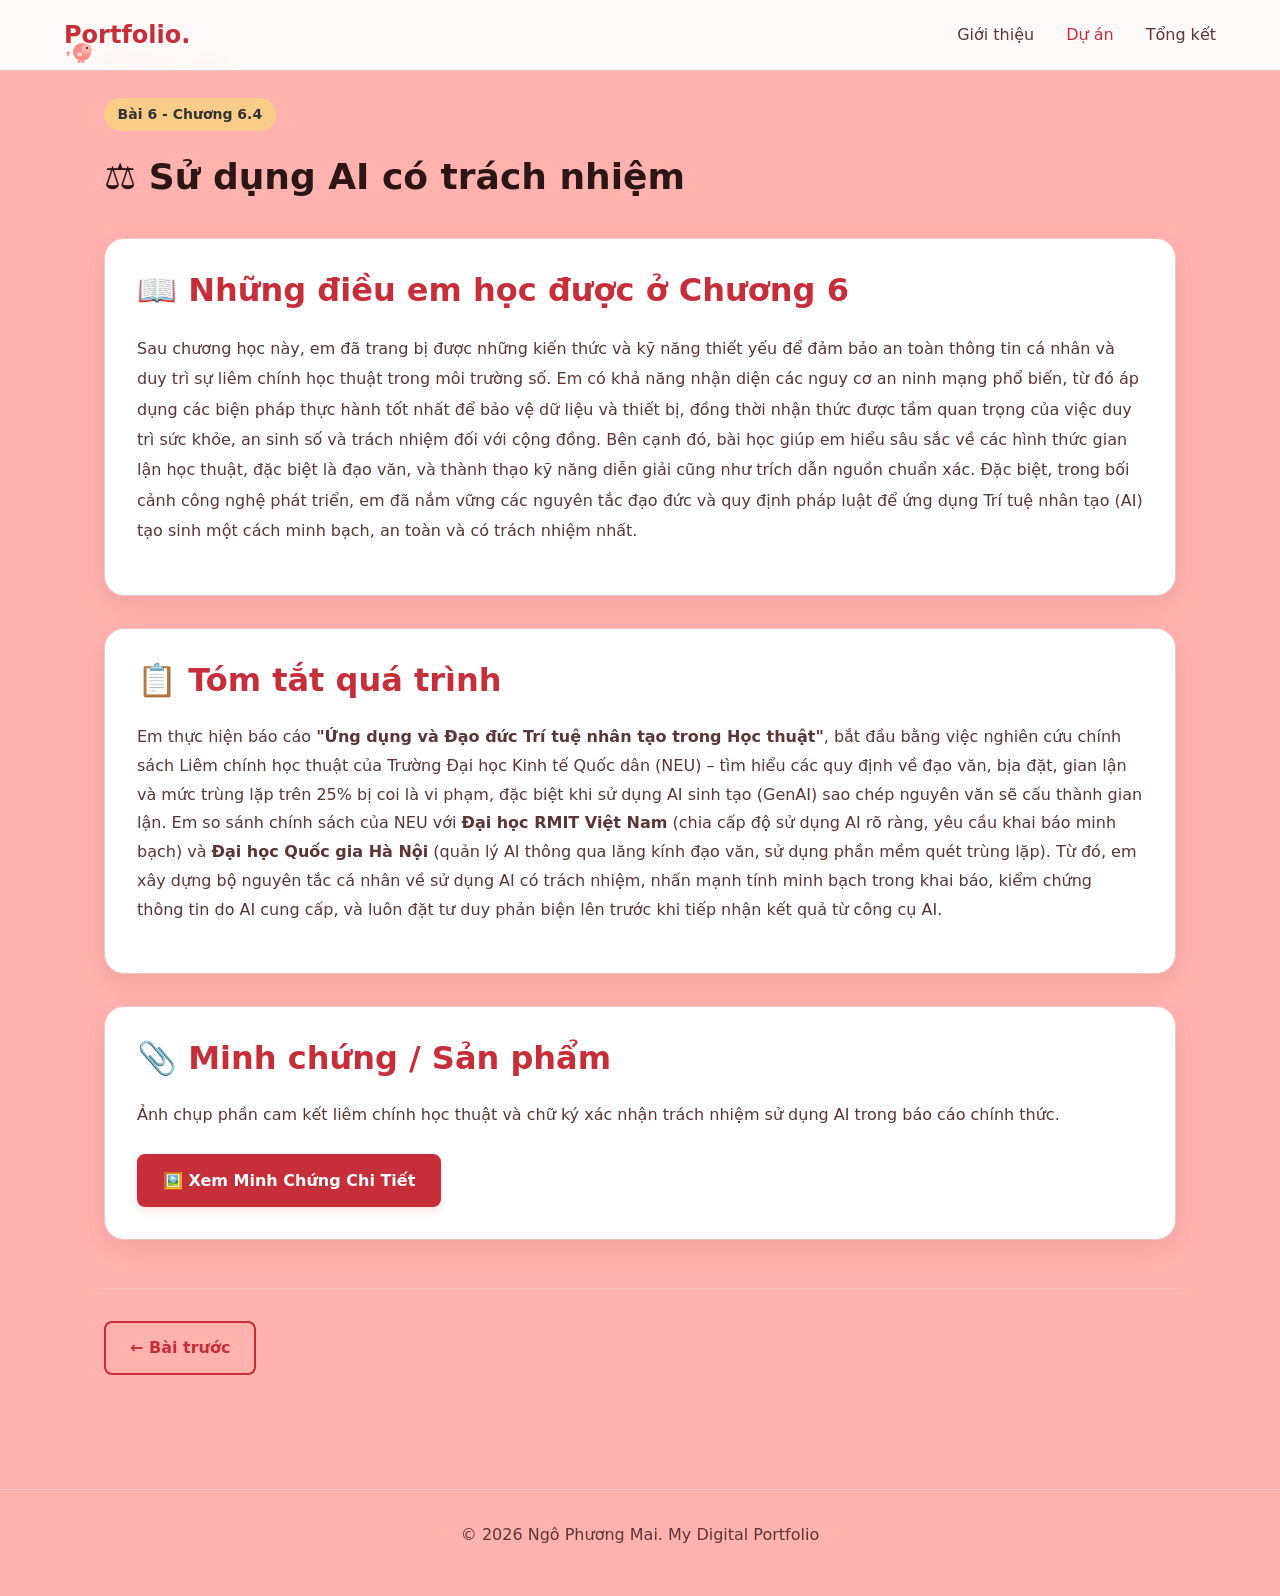
<file: bai6.html>
<!DOCTYPE html>
<html lang="vi">
<head>
    <meta charset="UTF-8">
    <meta name="viewport" content="width=device-width, initial-scale=1.0">
    <title>Bài 6 - Sử dụng AI có trách nhiệm | Digital Portfolio</title>
    <link rel="stylesheet" href="css/style.css">
</head>
<body>
    <nav>
        <a href="index.html" class="nav-brand">Portfolio.</a>
        <ul class="nav-links">
            <li><a href="index.html">Giới thiệu</a></li>
            <li><a href="projects.html" class="active">Dự án</a></li>
            <li><a href="summary.html">Tổng kết</a></li>
        </ul>
    </nav>

    <main>
        <div class="breadcrumb reveal">
            <a href="projects.html">📚 Dự án</a>
            <span class="breadcrumb-sep">›</span>
            <span>Bài 6</span>
        </div>

        <div class="detail-header reveal">
            <span class="badge">Bài 6 - Chương 6.4</span>
            <h1>⚖️ Sử dụng AI có trách nhiệm</h1>
        </div>

        <div class="detail-content">
            <section class="card reveal" style="margin-bottom: 2rem;">
                <h2>📖 Những điều em học được ở Chương 6</h2>
                <p style="line-height: 1.9;">Sau chương học này, em đã trang bị được những kiến thức và kỹ năng thiết yếu để đảm bảo an toàn thông tin cá nhân và duy trì sự liêm chính học thuật trong môi trường số. Em có khả năng nhận diện các nguy cơ an ninh mạng phổ biến, từ đó áp dụng các biện pháp thực hành tốt nhất để bảo vệ dữ liệu và thiết bị, đồng thời nhận thức được tầm quan trọng của việc duy trì sức khỏe, an sinh số và trách nhiệm đối với cộng đồng. Bên cạnh đó, bài học giúp em hiểu sâu sắc về các hình thức gian lận học thuật, đặc biệt là đạo văn, và thành thạo kỹ năng diễn giải cũng như trích dẫn nguồn chuẩn xác. Đặc biệt, trong bối cảnh công nghệ phát triển, em đã nắm vững các nguyên tắc đạo đức và quy định pháp luật để ứng dụng Trí tuệ nhân tạo (AI) tạo sinh một cách minh bạch, an toàn và có trách nhiệm nhất.</p>
            </section>

            <section class="card reveal" style="margin-bottom: 2rem;">
                <h2>📋 Tóm tắt quá trình</h2>
                <p style="line-height: 1.8;">Em thực hiện báo cáo <strong>"Ứng dụng và Đạo đức Trí tuệ nhân tạo trong Học thuật"</strong>, bắt đầu bằng việc nghiên cứu chính sách Liêm chính học thuật của Trường Đại học Kinh tế Quốc dân (NEU) – tìm hiểu các quy định về đạo văn, bịa đặt, gian lận và mức trùng lặp trên 25% bị coi là vi phạm, đặc biệt khi sử dụng AI sinh tạo (GenAI) sao chép nguyên văn sẽ cấu thành gian lận. Em so sánh chính sách của NEU với <strong>Đại học RMIT Việt Nam</strong> (chia cấp độ sử dụng AI rõ ràng, yêu cầu khai báo minh bạch) và <strong>Đại học Quốc gia Hà Nội</strong> (quản lý AI thông qua lăng kính đạo văn, sử dụng phần mềm quét trùng lặp). Từ đó, em xây dựng bộ nguyên tắc cá nhân về sử dụng AI có trách nhiệm, nhấn mạnh tính minh bạch trong khai báo, kiểm chứng thông tin do AI cung cấp, và luôn đặt tư duy phản biện lên trước khi tiếp nhận kết quả từ công cụ AI.</p>
            </section>

            <section class="card reveal" style="margin-bottom: 2rem;">
                <h2>📎 Minh chứng / Sản phẩm</h2>
                <p style="line-height: 1.8;">Ảnh chụp phần cam kết liêm chính học thuật và chữ ký xác nhận trách nhiệm sử dụng AI trong báo cáo chính thức.</p>
                <div style="margin-top: 1.5rem;">
                    <a href="minhchung6.html" class="btn btn-primary">🖼️ Xem Minh Chứng Chi Tiết</a>
                </div>
            </section>
        </div>

        <div class="detail-nav reveal">
            <a href="bai5.html" class="btn btn-outline">← Bài trước</a>
            <span></span>
        </div>
    </main>

    <footer>
        <p>&copy; 2026 Ngô Phương Mai. My Digital Portfolio</p>
    </footer>

    <script src="js/main.js"></script>
</body>
</html>
</file>
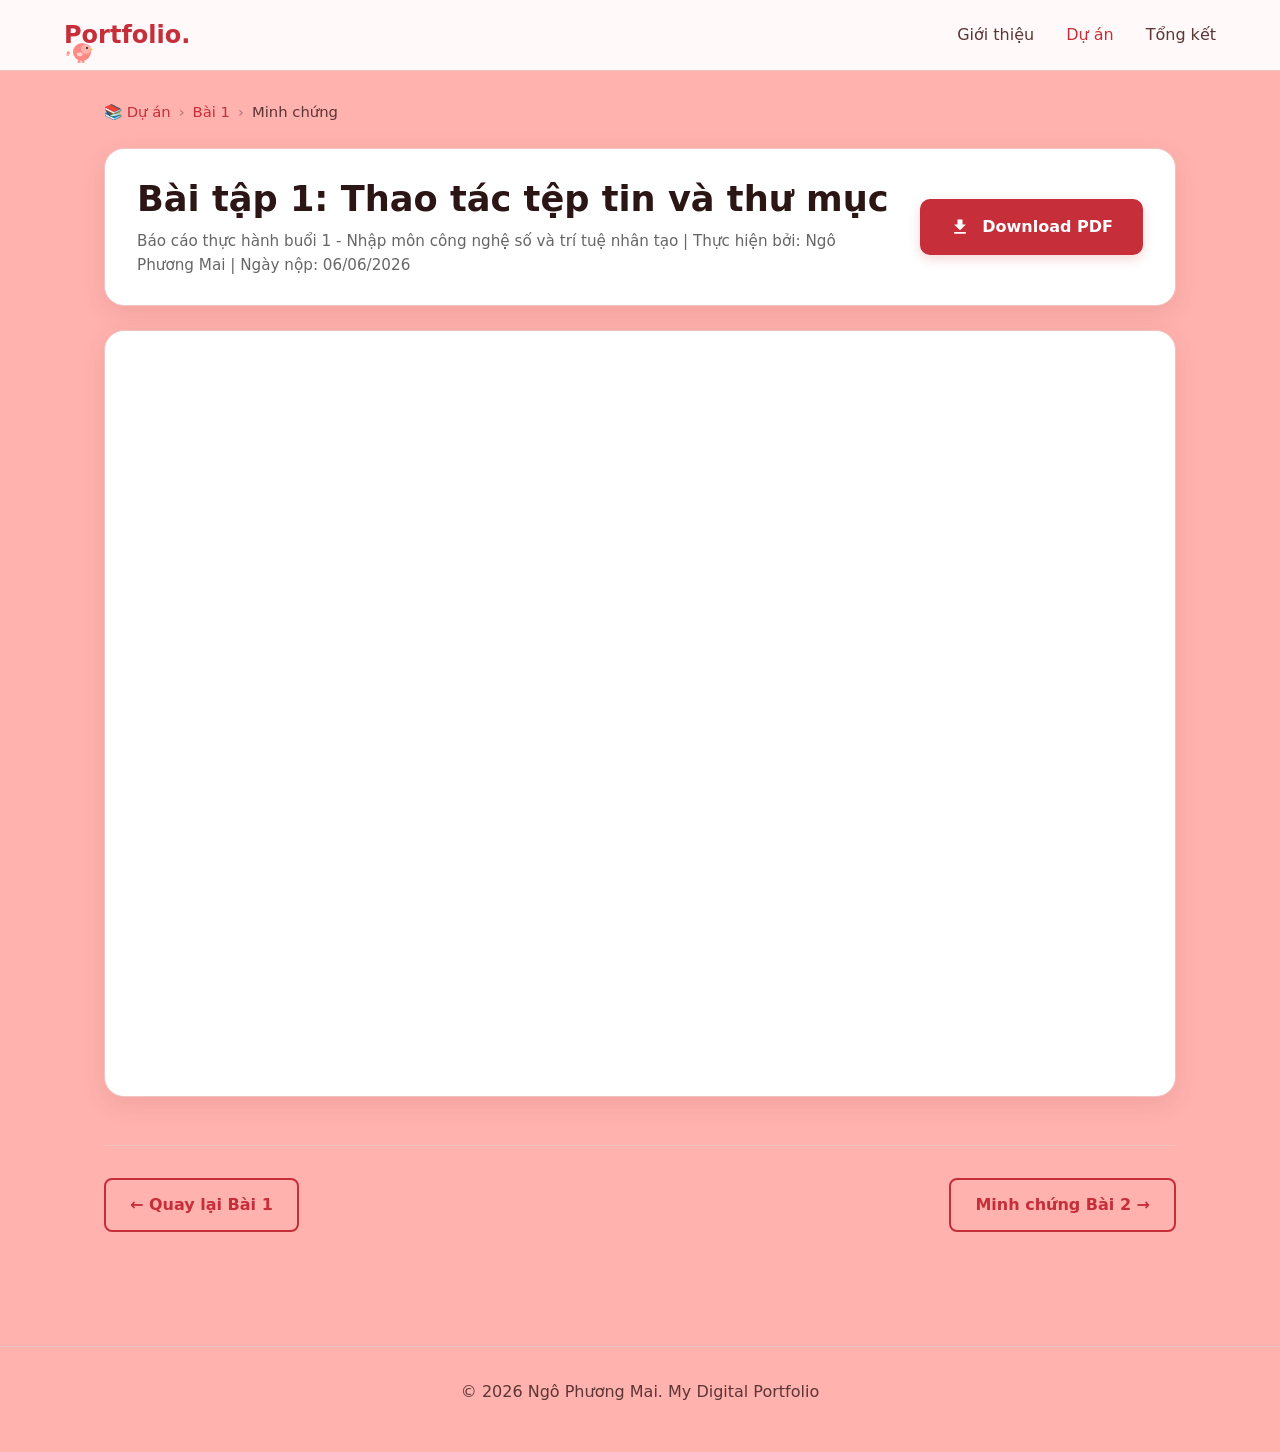
<file: minhchung1.html>
<!DOCTYPE html>
<html lang="vi">
<head>
    <meta charset="UTF-8">
    <meta name="viewport" content="width=device-width, initial-scale=1.0">
    <title>Minh chứng Bài 1 - Thao tác tệp tin & thư mục | Digital Portfolio</title>
    <link rel="stylesheet" href="css/style.css">
    
</head>
<body>
    <nav>
        <a href="index.html" class="nav-brand">Portfolio.</a>
        <ul class="nav-links">
            <li><a href="index.html">Giới thiệu</a></li>
            <li><a href="projects.html" class="active">Dự án</a></li>
            <li><a href="summary.html">Tổng kết</a></li>
        </ul>
    </nav>

    <main class="page-content">
        <div class="breadcrumb reveal">
            <a href="projects.html">📚 Dự án</a>
            <span class="breadcrumb-sep">›</span>
            <a href="bai1.html">Bài 1</a>
            <span class="breadcrumb-sep">›</span>
            <span>Minh chứng</span>
        </div>

                <div class="pdf-viewer-container reveal">
            <div class="pdf-header">
                <div class="pdf-header-left">
                    <h1>Bài tập 1: Thao tác tệp tin và thư mục</h1>
                    <p>Báo cáo thực hành buổi 1 - Nhập môn công nghệ số và trí tuệ nhân tạo | Thực hiện bởi: Ngô Phương Mai | Ngày nộp: 06/06/2026</p>
                </div>
                <div class="pdf-header-right">
                    <a href="docs/bai1.pdf" download class="btn-download-pdf">
                        <svg viewBox="0 0 24 24">
                            <path d="M5 20h14v-2H5v2zM19 9h-4V3H9v6H5l7 7 7-7z"/>
                        </svg>
                        Download PDF
                    </a>
                </div>
            </div>
            
            <div class="pdf-body">
                <iframe src="docs/bai1.pdf" class="pdf-iframe"></iframe>
            </div>
        </div>
        
        <div style="margin-bottom: 2.5rem;"></div>
<div class="detail-nav reveal">
            <a href="bai1.html" class="btn btn-outline">← Quay lại Bài 1</a>
            <a href="minhchung2.html" class="btn btn-outline">Minh chứng Bài 2 →</a>
        </div>
    </main>

    <footer>
        <p>&copy; 2026 Ngô Phương Mai. My Digital Portfolio</p>
    </footer>

    <script src="js/main.js"></script>
</body>
</html>
</file>
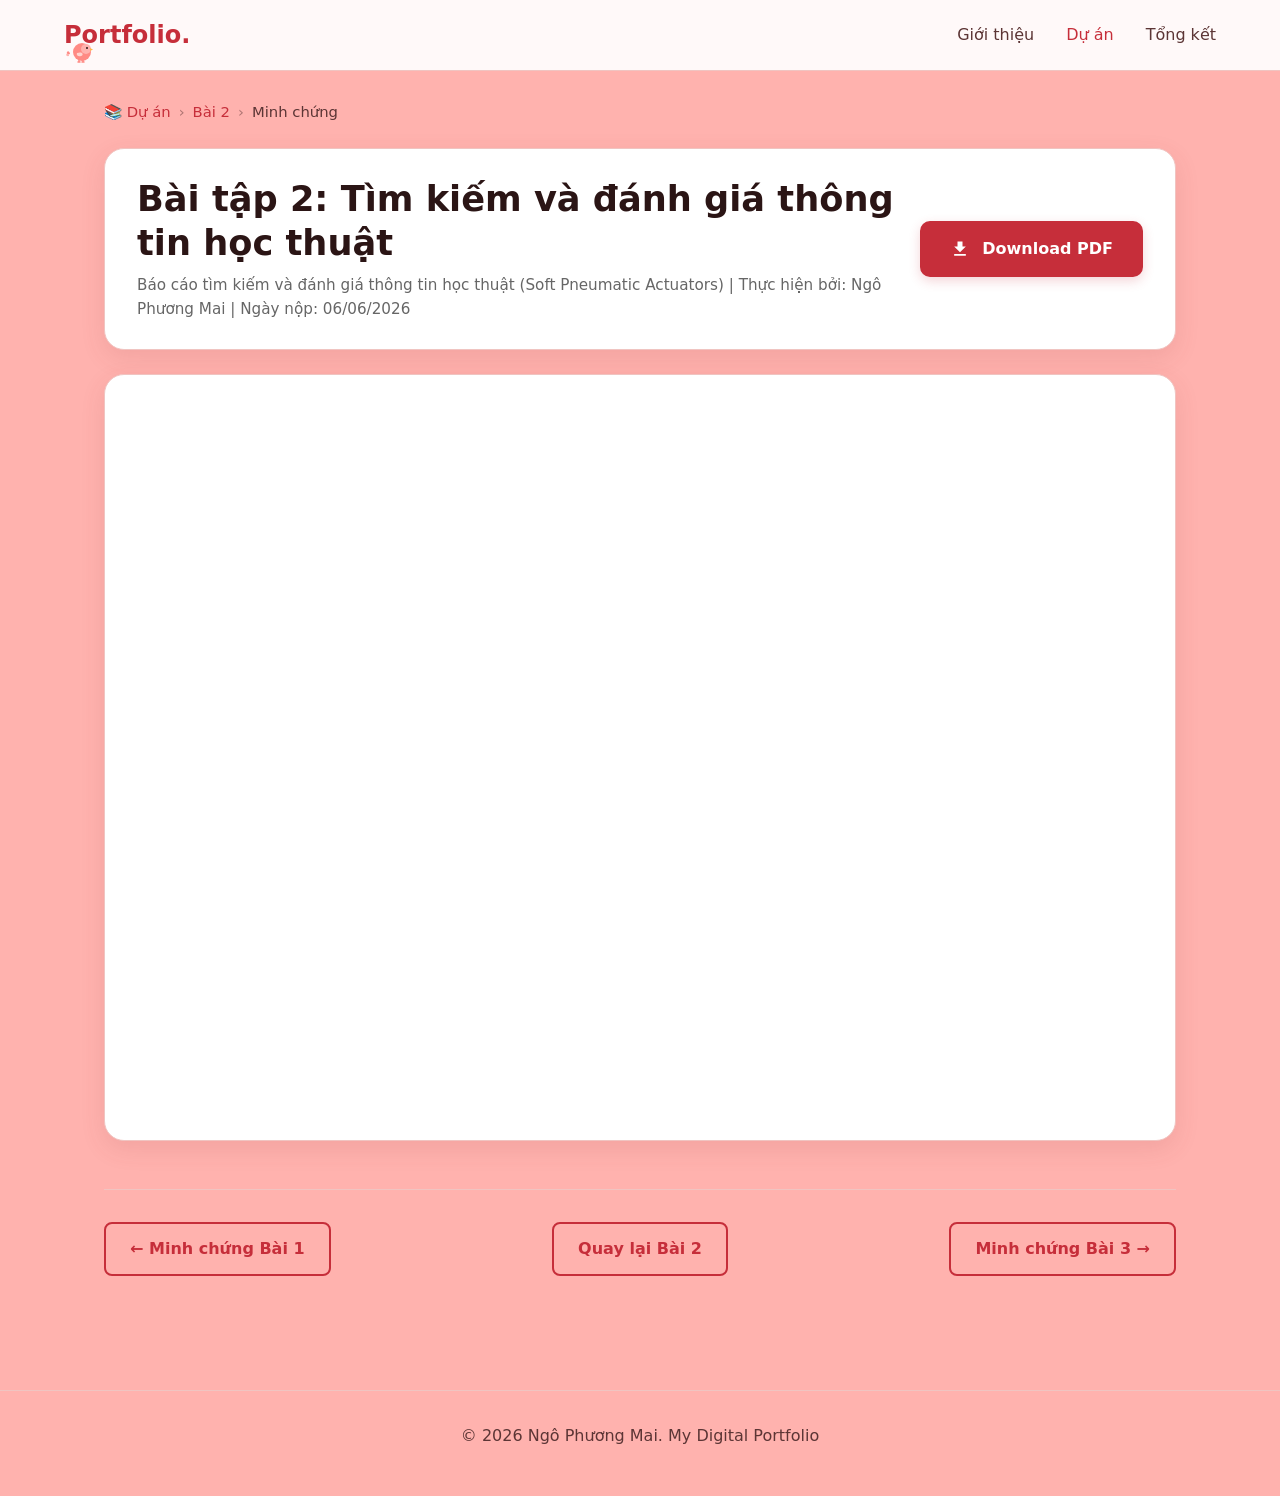
<file: minhchung2.html>
<!DOCTYPE html>
<html lang="vi">
<head>
    <meta charset="UTF-8">
    <meta name="viewport" content="width=device-width, initial-scale=1.0">
    <title>Minh chứng Bài 2 - Tìm kiếm & đánh giá thông tin | Digital Portfolio</title>
    <link rel="stylesheet" href="css/style.css">
    
</head>
<body>
    <nav>
        <a href="index.html" class="nav-brand">Portfolio.</a>
        <ul class="nav-links">
            <li><a href="index.html">Giới thiệu</a></li>
            <li><a href="projects.html" class="active">Dự án</a></li>
            <li><a href="summary.html">Tổng kết</a></li>
        </ul>
    </nav>

    <main class="page-content">
        <div class="breadcrumb reveal">
            <a href="projects.html">📚 Dự án</a>
            <span class="breadcrumb-sep">›</span>
            <a href="bai2.html">Bài 2</a>
            <span class="breadcrumb-sep">›</span>
            <span>Minh chứng</span>
        </div>

                <div class="pdf-viewer-container reveal">
            <div class="pdf-header">
                <div class="pdf-header-left">
                    <h1>Bài tập 2: Tìm kiếm và đánh giá thông tin học thuật</h1>
                    <p>Báo cáo tìm kiếm và đánh giá thông tin học thuật (Soft Pneumatic Actuators) | Thực hiện bởi: Ngô Phương Mai | Ngày nộp: 06/06/2026</p>
                </div>
                <div class="pdf-header-right">
                    <a href="docs/bai2.pdf" download class="btn-download-pdf">
                        <svg viewBox="0 0 24 24">
                            <path d="M5 20h14v-2H5v2zM19 9h-4V3H9v6H5l7 7 7-7z"/>
                        </svg>
                        Download PDF
                    </a>
                </div>
            </div>
            
            <div class="pdf-body">
                <iframe src="docs/bai2.pdf" class="pdf-iframe"></iframe>
            </div>
        </div>
        
        <div style="margin-bottom: 2.5rem;"></div>
<div class="detail-nav reveal">
            <a href="minhchung1.html" class="btn btn-outline">← Minh chứng Bài 1</a>
            <a href="bai2.html" class="btn btn-outline">Quay lại Bài 2</a>
            <a href="minhchung3.html" class="btn btn-outline">Minh chứng Bài 3 →</a>
        </div>
    </main>

    <footer>
        <p>&copy; 2026 Ngô Phương Mai. My Digital Portfolio</p>
    </footer>

    <script src="js/main.js"></script>
</body>
</html>
</file>
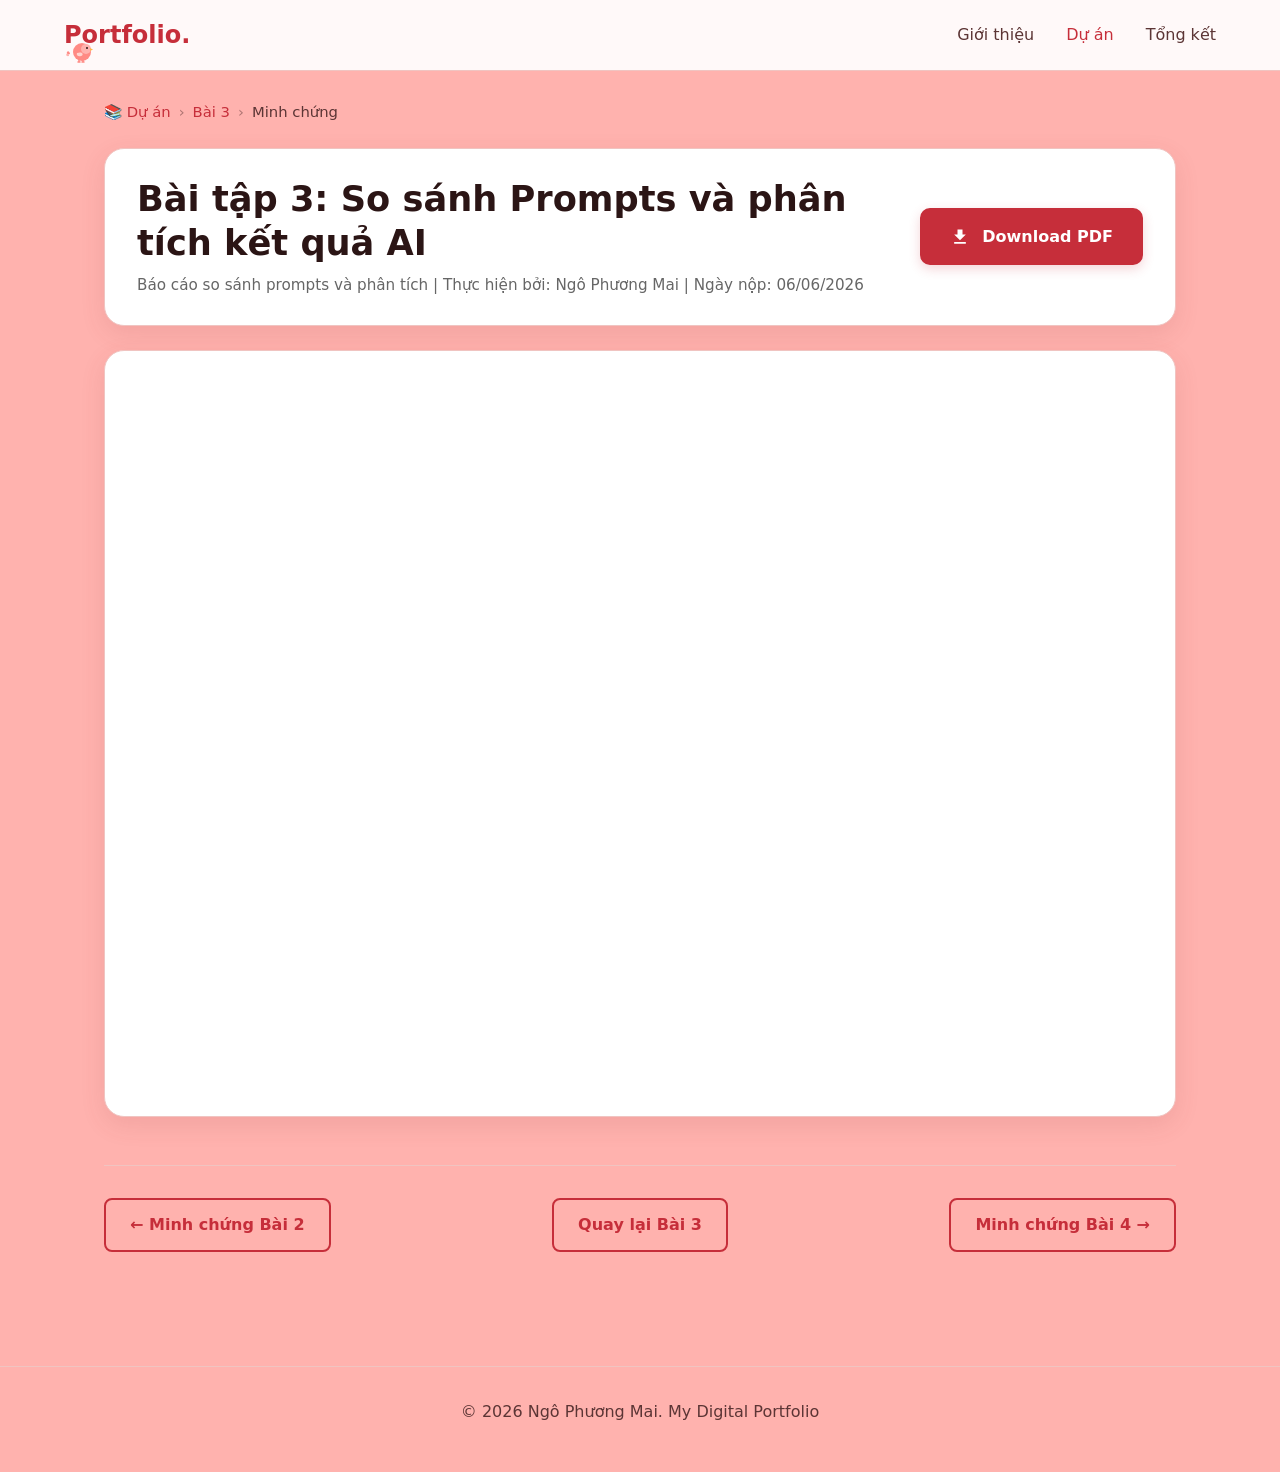
<file: minhchung3.html>
<!DOCTYPE html>
<html lang="vi">
<head>
    <meta charset="UTF-8">
    <meta name="viewport" content="width=device-width, initial-scale=1.0">
    <title>Minh chứng Bài 3 - Prompt hiệu quả | Digital Portfolio</title>
    <link rel="stylesheet" href="css/style.css">
    
</head>
<body>
    <nav>
        <a href="index.html" class="nav-brand">Portfolio.</a>
        <ul class="nav-links">
            <li><a href="index.html">Giới thiệu</a></li>
            <li><a href="projects.html" class="active">Dự án</a></li>
            <li><a href="summary.html">Tổng kết</a></li>
        </ul>
    </nav>

    <main class="page-content">
        <div class="breadcrumb reveal">
            <a href="projects.html">📚 Dự án</a>
            <span class="breadcrumb-sep">›</span>
            <a href="bai3.html">Bài 3</a>
            <span class="breadcrumb-sep">›</span>
            <span>Minh chứng</span>
        </div>

                <div class="pdf-viewer-container reveal">
            <div class="pdf-header">
                <div class="pdf-header-left">
                    <h1>Bài tập 3: So sánh Prompts và phân tích kết quả AI</h1>
                    <p>Báo cáo so sánh prompts và phân tích | Thực hiện bởi: Ngô Phương Mai | Ngày nộp: 06/06/2026</p>
                </div>
                <div class="pdf-header-right">
                    <a href="docs/bai3.pdf" download class="btn-download-pdf">
                        <svg viewBox="0 0 24 24">
                            <path d="M5 20h14v-2H5v2zM19 9h-4V3H9v6H5l7 7 7-7z"/>
                        </svg>
                        Download PDF
                    </a>
                </div>
            </div>
            
            <div class="pdf-body">
                <iframe src="docs/bai3.pdf" class="pdf-iframe"></iframe>
            </div>
        </div>
        
        <div style="margin-bottom: 2.5rem;"></div>
<div class="detail-nav reveal">
            <a href="minhchung2.html" class="btn btn-outline">← Minh chứng Bài 2</a>
            <a href="bai3.html" class="btn btn-outline">Quay lại Bài 3</a>
            <a href="minhchung4.html" class="btn btn-outline">Minh chứng Bài 4 →</a>
        </div>
    </main>

    <footer>
        <p>&copy; 2026 Ngô Phương Mai. My Digital Portfolio</p>
    </footer>

    <script src="js/main.js"></script>
</body>
</html>
</file>
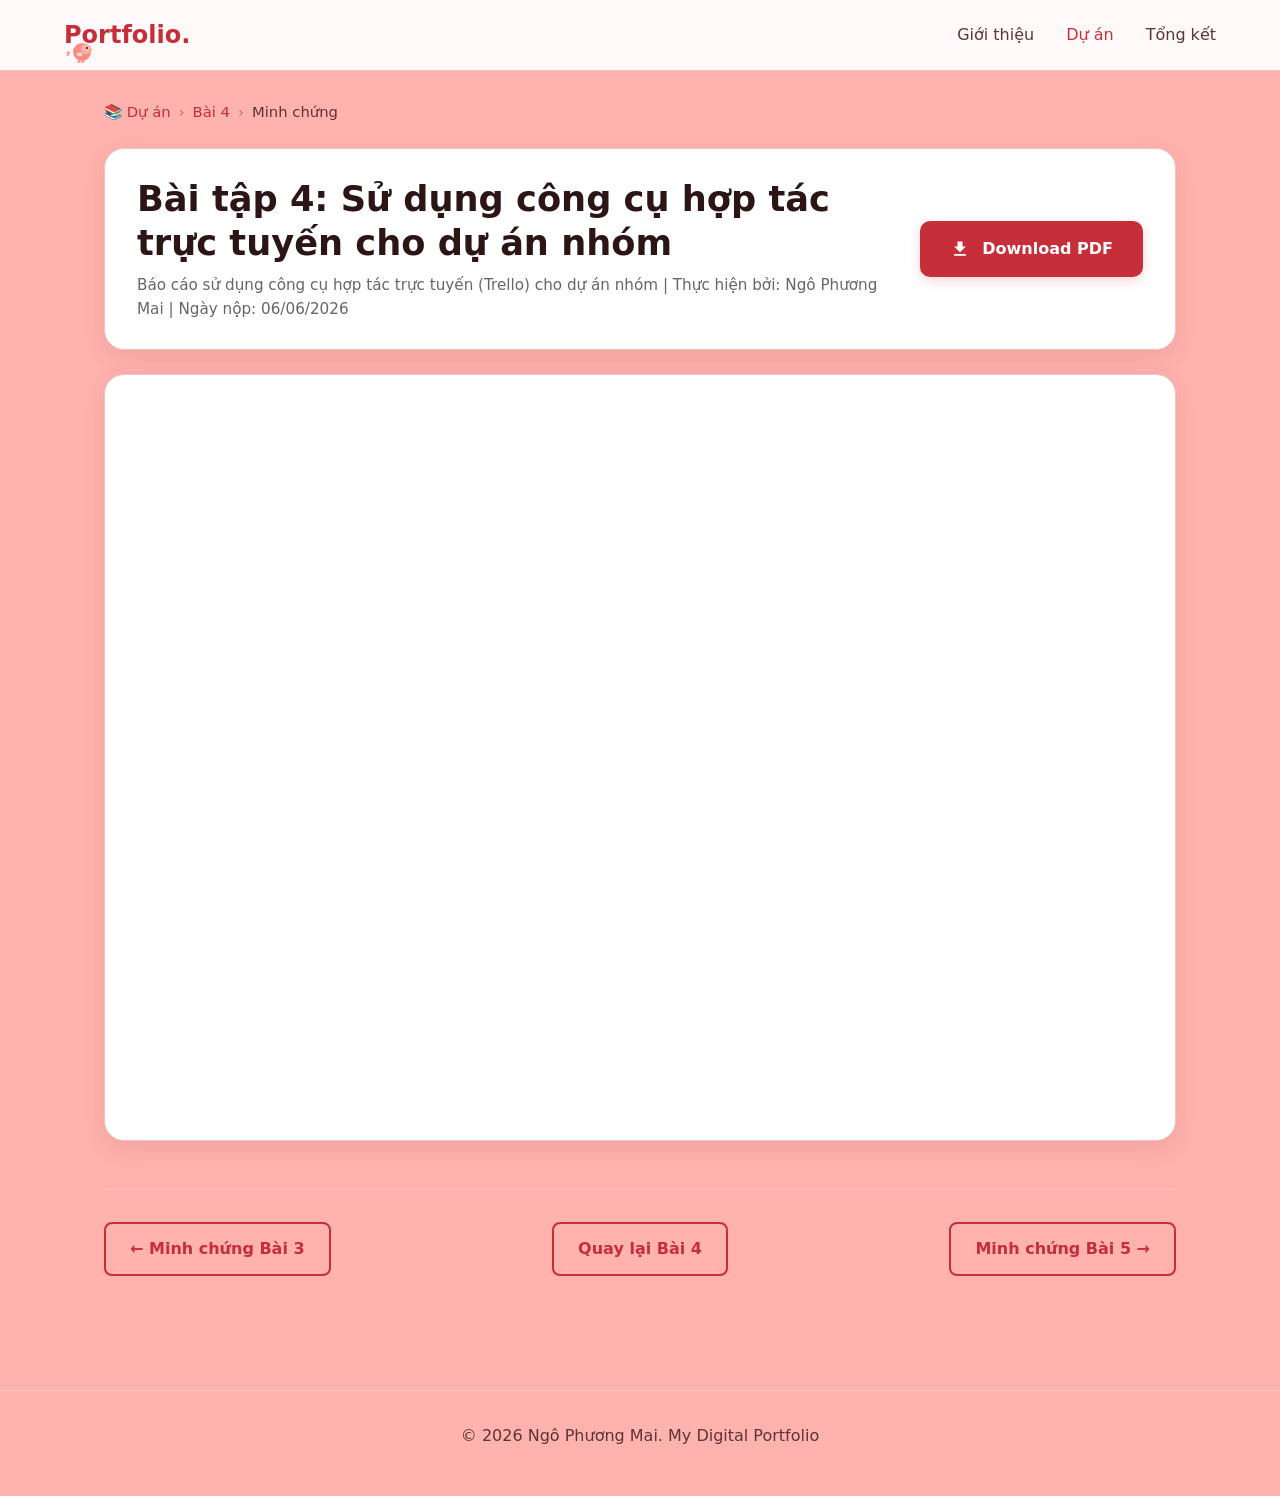
<file: minhchung4.html>
<!DOCTYPE html>
<html lang="vi">
<head>
    <meta charset="UTF-8">
    <meta name="viewport" content="width=device-width, initial-scale=1.0">
    <title>Minh chứng Bài 4 - Hợp tác trực tuyến | Digital Portfolio</title>
    <link rel="stylesheet" href="css/style.css">
    
</head>
<body>
    <nav>
        <a href="index.html" class="nav-brand">Portfolio.</a>
        <ul class="nav-links">
            <li><a href="index.html">Giới thiệu</a></li>
            <li><a href="projects.html" class="active">Dự án</a></li>
            <li><a href="summary.html">Tổng kết</a></li>
        </ul>
    </nav>

    <main class="page-content">
        <div class="breadcrumb reveal">
            <a href="projects.html">📚 Dự án</a>
            <span class="breadcrumb-sep">›</span>
            <a href="bai4.html">Bài 4</a>
            <span class="breadcrumb-sep">›</span>
            <span>Minh chứng</span>
        </div>

                <div class="pdf-viewer-container reveal">
            <div class="pdf-header">
                <div class="pdf-header-left">
                    <h1>Bài tập 4: Sử dụng công cụ hợp tác trực tuyến cho dự án nhóm</h1>
                    <p>Báo cáo sử dụng công cụ hợp tác trực tuyến (Trello) cho dự án nhóm | Thực hiện bởi: Ngô Phương Mai | Ngày nộp: 06/06/2026</p>
                </div>
                <div class="pdf-header-right">
                    <a href="docs/bai4.pdf" download class="btn-download-pdf">
                        <svg viewBox="0 0 24 24">
                            <path d="M5 20h14v-2H5v2zM19 9h-4V3H9v6H5l7 7 7-7z"/>
                        </svg>
                        Download PDF
                    </a>
                </div>
            </div>
            
            <div class="pdf-body">
                <iframe src="docs/bai4.pdf" class="pdf-iframe"></iframe>
            </div>
        </div>
        
        <div style="margin-bottom: 2.5rem;"></div>
<div class="detail-nav reveal">
            <a href="minhchung3.html" class="btn btn-outline">← Minh chứng Bài 3</a>
            <a href="bai4.html" class="btn btn-outline">Quay lại Bài 4</a>
            <a href="minhchung5.html" class="btn btn-outline">Minh chứng Bài 5 →</a>
        </div>
    </main>

    <footer>
        <p>&copy; 2026 Ngô Phương Mai. My Digital Portfolio</p>
    </footer>

    <script src="js/main.js"></script>
</body>
</html>
</file>
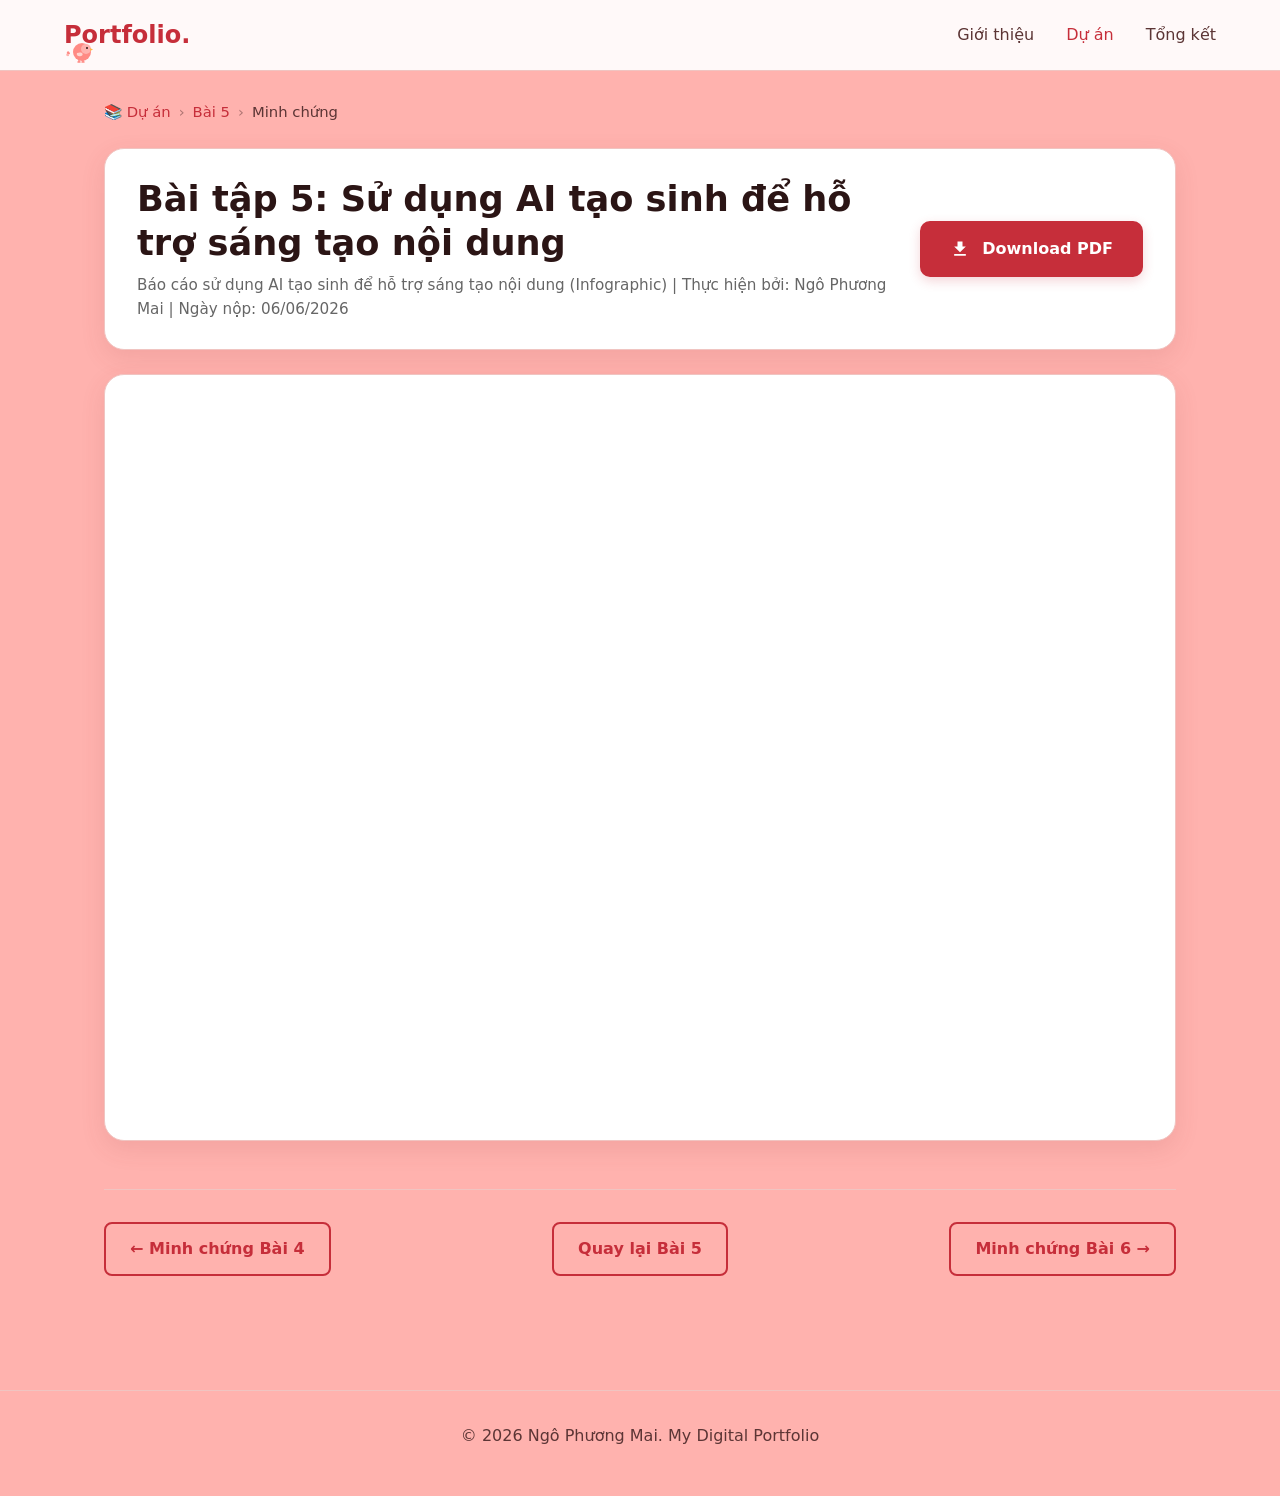
<file: minhchung5.html>
<!DOCTYPE html>
<html lang="vi">
<head>
    <meta charset="UTF-8">
    <meta name="viewport" content="width=device-width, initial-scale=1.0">
    <title>Minh chứng Bài 5 - AI tạo sinh | Digital Portfolio</title>
    <link rel="stylesheet" href="css/style.css">
    
</head>
<body>
    <nav>
        <a href="index.html" class="nav-brand">Portfolio.</a>
        <ul class="nav-links">
            <li><a href="index.html">Giới thiệu</a></li>
            <li><a href="projects.html" class="active">Dự án</a></li>
            <li><a href="summary.html">Tổng kết</a></li>
        </ul>
    </nav>

    <main class="page-content">
        <div class="breadcrumb reveal">
            <a href="projects.html">📚 Dự án</a>
            <span class="breadcrumb-sep">›</span>
            <a href="bai5.html">Bài 5</a>
            <span class="breadcrumb-sep">›</span>
            <span>Minh chứng</span>
        </div>

                <div class="pdf-viewer-container reveal">
            <div class="pdf-header">
                <div class="pdf-header-left">
                    <h1>Bài tập 5: Sử dụng AI tạo sinh để hỗ trợ sáng tạo nội dung</h1>
                    <p>Báo cáo sử dụng AI tạo sinh để hỗ trợ sáng tạo nội dung (Infographic) | Thực hiện bởi: Ngô Phương Mai | Ngày nộp: 06/06/2026</p>
                </div>
                <div class="pdf-header-right">
                    <a href="docs/bai5.pdf" download class="btn-download-pdf">
                        <svg viewBox="0 0 24 24">
                            <path d="M5 20h14v-2H5v2zM19 9h-4V3H9v6H5l7 7 7-7z"/>
                        </svg>
                        Download PDF
                    </a>
                </div>
            </div>
            
            <div class="pdf-body">
                <iframe src="docs/bai5.pdf" class="pdf-iframe"></iframe>
            </div>
        </div>
        
        <div style="margin-bottom: 2.5rem;"></div>
<div class="detail-nav reveal">
            <a href="minhchung4.html" class="btn btn-outline">← Minh chứng Bài 4</a>
            <a href="bai5.html" class="btn btn-outline">Quay lại Bài 5</a>
            <a href="minhchung6.html" class="btn btn-outline">Minh chứng Bài 6 →</a>
        </div>
    </main>

    <footer>
        <p>&copy; 2026 Ngô Phương Mai. My Digital Portfolio</p>
    </footer>

    <script src="js/main.js"></script>
</body>
</html>
</file>
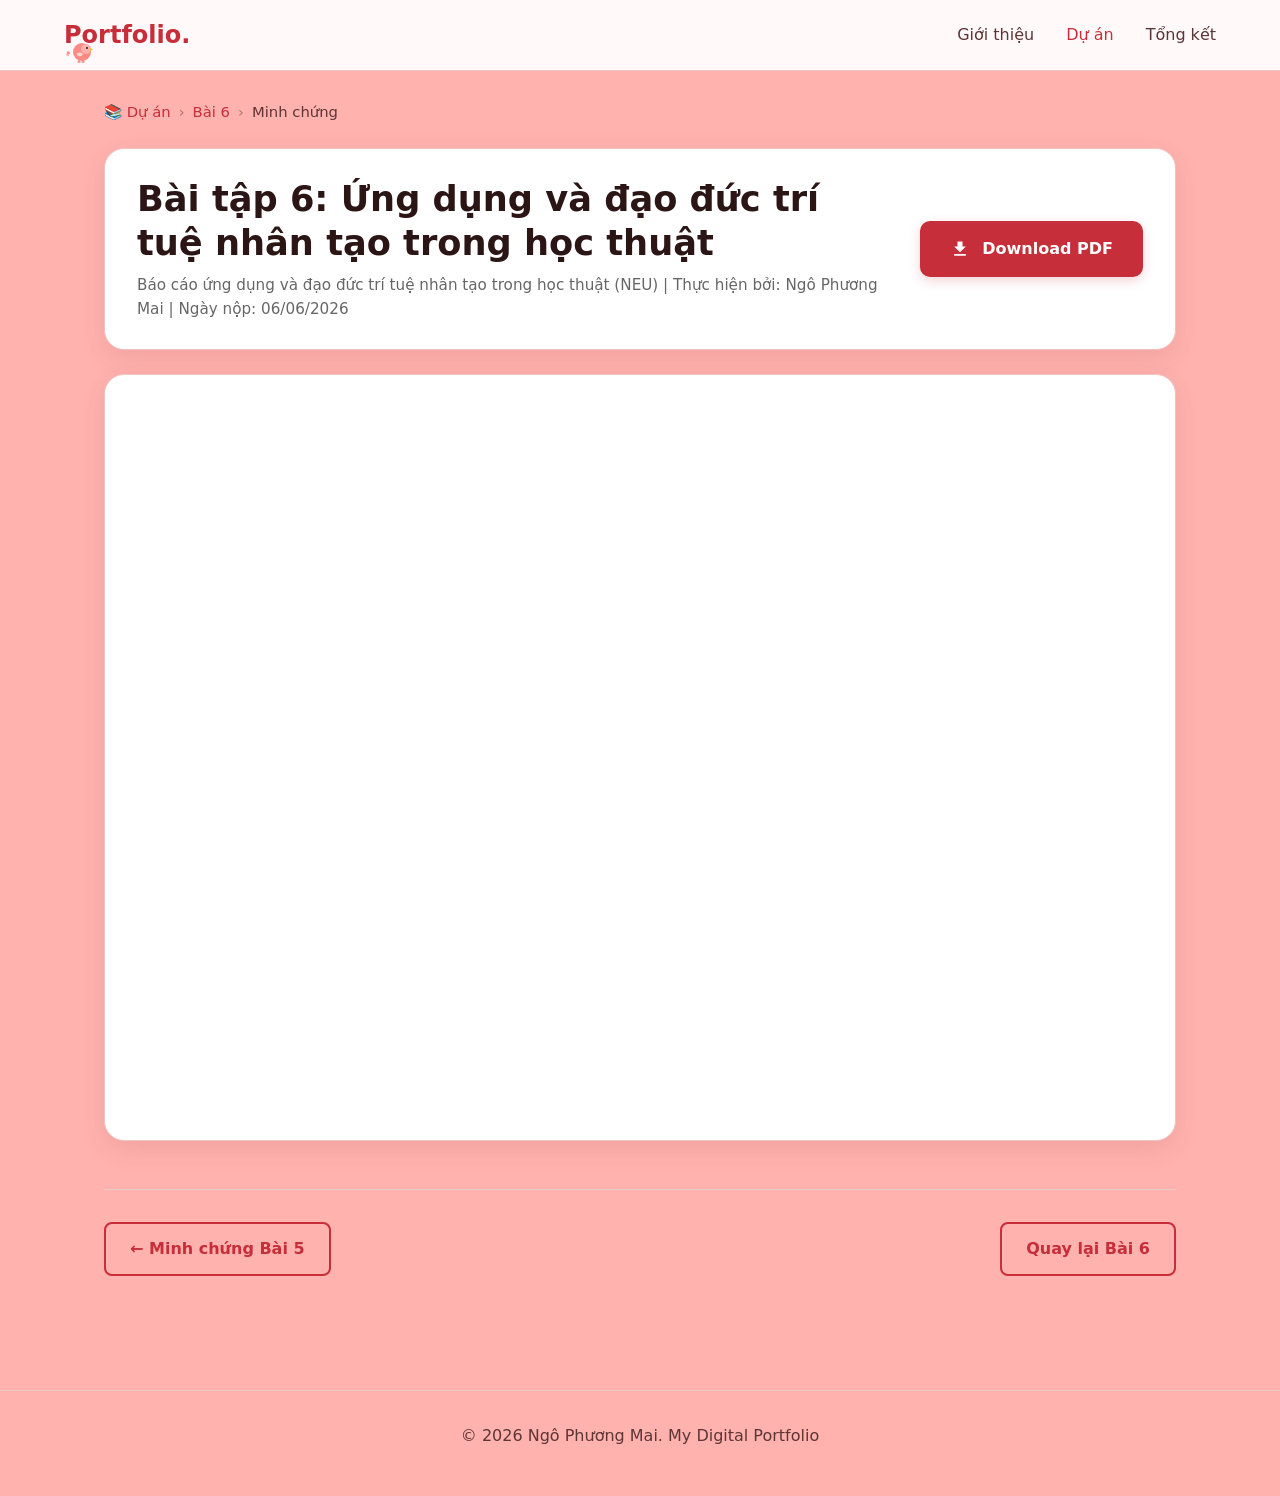
<file: minhchung6.html>
<!DOCTYPE html>
<html lang="vi">
<head>
    <meta charset="UTF-8">
    <meta name="viewport" content="width=device-width, initial-scale=1.0">
    <title>Minh chứng Bài 6 - Sử dụng AI có trách nhiệm | Digital Portfolio</title>
    <link rel="stylesheet" href="css/style.css">
    
</head>
<body>
    <nav>
        <a href="index.html" class="nav-brand">Portfolio.</a>
        <ul class="nav-links">
            <li><a href="index.html">Giới thiệu</a></li>
            <li><a href="projects.html" class="active">Dự án</a></li>
            <li><a href="summary.html">Tổng kết</a></li>
        </ul>
    </nav>

    <main class="page-content">
        <div class="breadcrumb reveal">
            <a href="projects.html">📚 Dự án</a>
            <span class="breadcrumb-sep">›</span>
            <a href="bai6.html">Bài 6</a>
            <span class="breadcrumb-sep">›</span>
            <span>Minh chứng</span>
        </div>

                <div class="pdf-viewer-container reveal">
            <div class="pdf-header">
                <div class="pdf-header-left">
                    <h1>Bài tập 6: Ứng dụng và đạo đức trí tuệ nhân tạo trong học thuật</h1>
                    <p>Báo cáo ứng dụng và đạo đức trí tuệ nhân tạo trong học thuật (NEU) | Thực hiện bởi: Ngô Phương Mai | Ngày nộp: 06/06/2026</p>
                </div>
                <div class="pdf-header-right">
                    <a href="docs/bai6.pdf" download class="btn-download-pdf">
                        <svg viewBox="0 0 24 24">
                            <path d="M5 20h14v-2H5v2zM19 9h-4V3H9v6H5l7 7 7-7z"/>
                        </svg>
                        Download PDF
                    </a>
                </div>
            </div>
            
            <div class="pdf-body">
                <iframe src="docs/bai6.pdf" class="pdf-iframe"></iframe>
            </div>
        </div>
        
        <div style="margin-bottom: 2.5rem;"></div>
<div class="detail-nav reveal">
            <a href="minhchung5.html" class="btn btn-outline">← Minh chứng Bài 5</a>
            <a href="bai6.html" class="btn btn-outline">Quay lại Bài 6</a>
        </div>
    </main>

    <footer>
        <p>&copy; 2026 Ngô Phương Mai. My Digital Portfolio</p>
    </footer>

    <script src="js/main.js"></script>
</body>
</html>
</file>
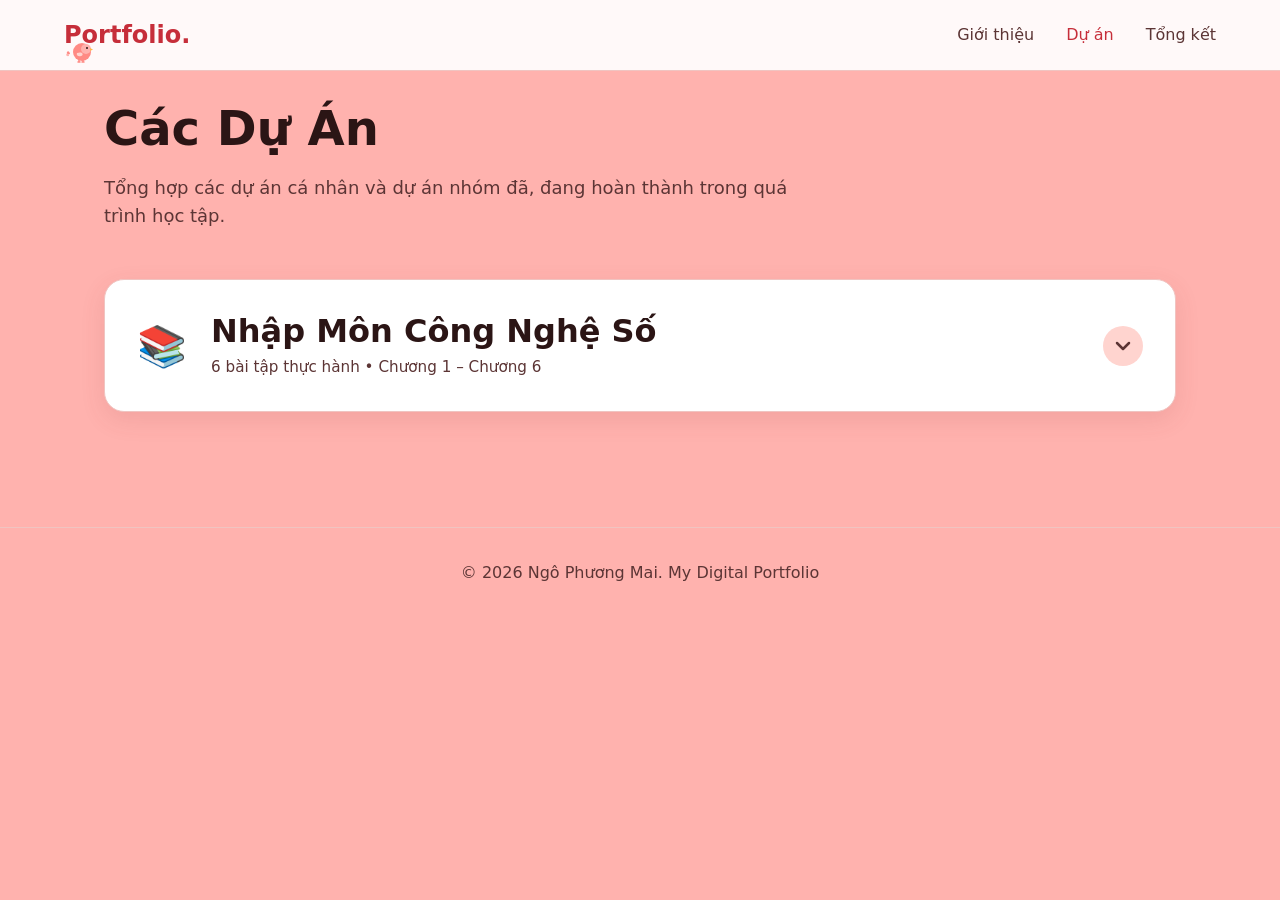
<file: projects.html>
<!DOCTYPE html>
<html lang="vi">
<head>
    <meta charset="UTF-8">
    <meta name="viewport" content="width=device-width, initial-scale=1.0">
    <title>Digital Portfolio | Dự án</title>
    <link rel="stylesheet" href="css/style.css">
</head>
<body>
    <nav>
        <a href="index.html" class="nav-brand">Portfolio.</a>
        <ul class="nav-links">
            <li><a href="index.html">Giới thiệu</a></li>
            <li><a href="projects.html" class="active">Dự án</a></li>
            <li><a href="summary.html">Tổng kết</a></li>
        </ul>
    </nav>

    <main class="page-content">
        <div class="reveal">
            <h1>Các Dự Án</h1>
            <p style="font-size: 1.125rem; max-width: 700px;">Tổng hợp các dự án cá nhân và dự án nhóm đã, đang hoàn thành trong quá trình học tập.</p>
        </div>

        <section class="subject-section reveal" style="margin-top: 3rem;">
            <!-- Subject Card - Click to expand -->
            <div class="subject-card card" id="subjectCard" onclick="toggleExercises()">
                <div class="subject-card-content">
                    <div class="subject-icon">📚</div>
                    <div class="subject-info">
                        <h2 style="margin-bottom: 0.25rem;">Nhập Môn Công Nghệ Số</h2>
                        <p style="margin: 0; font-size: 0.95rem;">6 bài tập thực hành &bull; Chương 1 – Chương 6</p>
                    </div>
                    <div class="subject-toggle" id="toggleIcon">
                        <svg width="24" height="24" viewBox="0 0 24 24" fill="none" stroke="currentColor" stroke-width="2.5" stroke-linecap="round" stroke-linejoin="round">
                            <polyline points="6 9 12 15 18 9"></polyline>
                        </svg>
                    </div>
                </div>
            </div>

            <!-- Exercise cards - hidden by default -->
            <div class="exercises-container" id="exercisesContainer">
                <div class="project-grid">
                    <!-- Bài 1 -->
                    <a href="bai1.html" class="project-link-card card">
                        <div class="card-icon">📁</div>
                        <span class="badge">Bài 1 - Chương 1.4</span>
                        <h3>Thao tác cơ bản với tệp tin và thư mục</h3>
                        <span class="card-cta">Xem chi tiết bài tập →</span>
                    </a>

                    <!-- Bài 2 -->
                    <a href="bai2.html" class="project-link-card card">
                        <div class="card-icon">🔍</div>
                        <span class="badge">Bài 2 - Chương 2.4</span>
                        <h3>Tìm kiếm và đánh giá thông tin</h3>
                        <span class="card-cta">Xem chi tiết bài tập →</span>
                    </a>

                    <!-- Bài 3 -->
                    <a href="bai3.html" class="project-link-card card">
                        <div class="card-icon">💬</div>
                        <span class="badge">Bài 3 - Chương 3.4</span>
                        <h3>Viết Prompt hiệu quả cho tác vụ học tập</h3>
                        <span class="card-cta">Xem chi tiết bài tập →</span>
                    </a>

                    <!-- Bài 4 -->
                    <a href="bai4.html" class="project-link-card card">
                        <div class="card-icon">🤝</div>
                        <span class="badge">Bài 4 - Chương 4.4</span>
                        <h3>Sử dụng công cụ hợp tác trực tuyến</h3>
                        <span class="card-cta">Xem chi tiết bài tập →</span>
                    </a>

                    <!-- Bài 5 -->
                    <a href="bai5.html" class="project-link-card card">
                        <div class="card-icon">🎨</div>
                        <span class="badge">Bài 5 - Chương 5.4</span>
                        <h3>AI tạo sinh hỗ trợ sáng tạo nội dung</h3>
                        <span class="card-cta">Xem chi tiết bài tập →</span>
                    </a>

                    <!-- Bài 6 -->
                    <a href="bai6.html" class="project-link-card card">
                        <div class="card-icon">⚖️</div>
                        <span class="badge">Bài 6 - Chương 6.4</span>
                        <h3>Sử dụng AI có trách nhiệm</h3>
                        <span class="card-cta">Xem chi tiết bài tập →</span>
                    </a>
                </div>
            </div>
        </section>
    </main>

    <footer>
        <p>&copy; 2026 Ngô Phương Mai. My Digital Portfolio</p>
    </footer>

    <script src="js/main.js"></script>
    <script>
        function toggleExercises() {
            const container = document.getElementById('exercisesContainer');
            const card = document.getElementById('subjectCard');
            const icon = document.getElementById('toggleIcon');
            
            container.classList.toggle('open');
            card.classList.toggle('expanded');
            icon.classList.toggle('rotated');
        }
    </script>
</body>
</html>
</file>
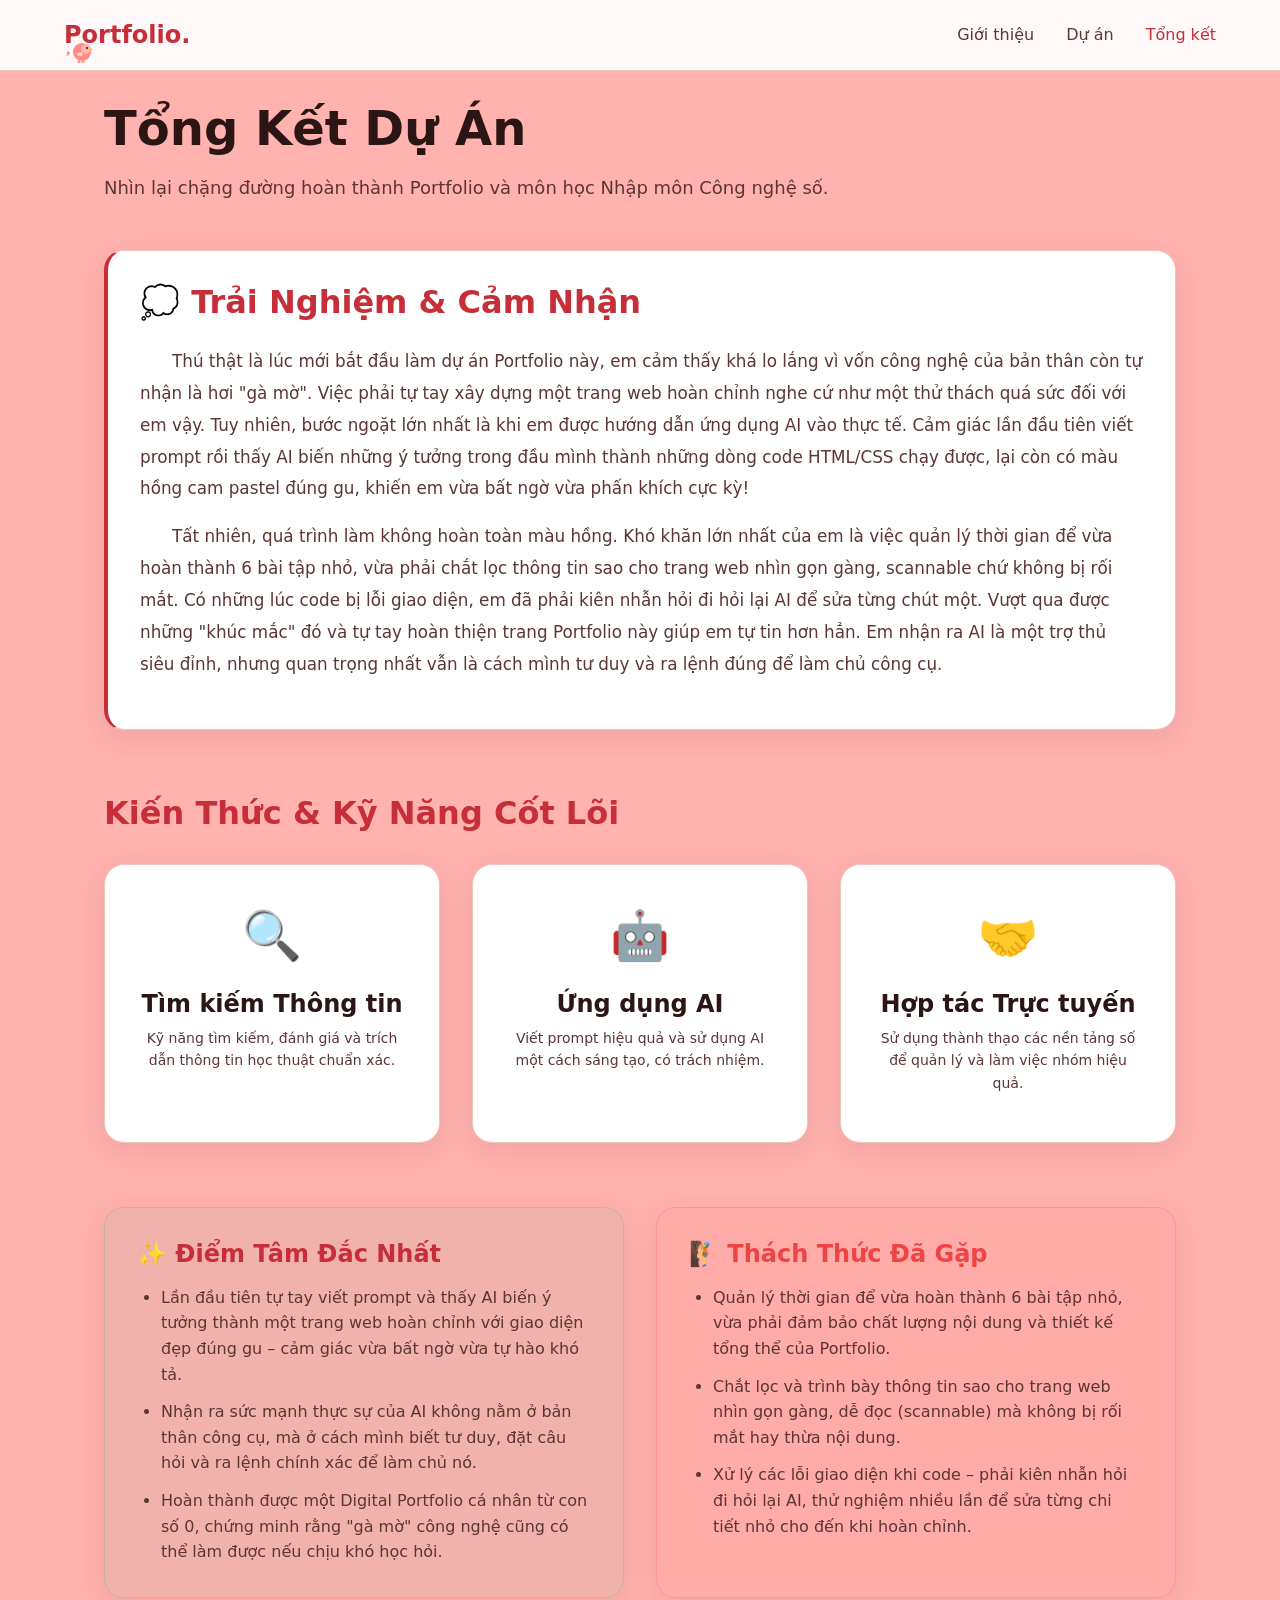
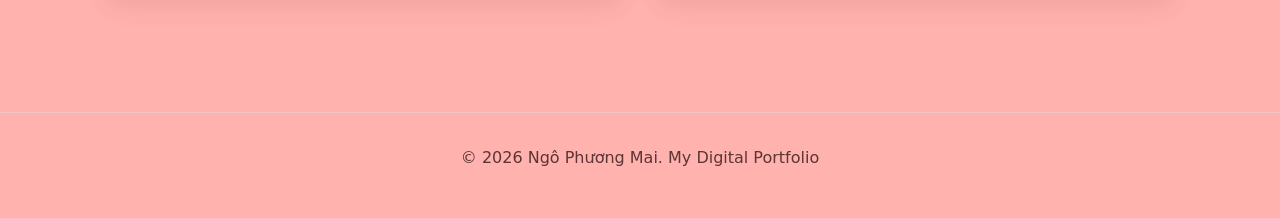
<file: summary.html>
<!DOCTYPE html>
<html lang="vi">
<head>
    <meta charset="UTF-8">
    <meta name="viewport" content="width=device-width, initial-scale=1.0">
    <title>Digital Portfolio | Tổng kết</title>
    <link rel="stylesheet" href="css/style.css">
</head>
<body>
    <nav>
        <a href="index.html" class="nav-brand">Portfolio.</a>
        <ul class="nav-links">
            <li><a href="index.html">Giới thiệu</a></li>
            <li><a href="projects.html">Dự án</a></li>
            <li><a href="summary.html" class="active">Tổng kết</a></li>
        </ul>
    </nav>

    <main class="page-content">
        <div class="reveal">
            <h1>Tổng Kết Dự Án</h1>
            <p style="font-size: 1.125rem;">Nhìn lại chặng đường hoàn thành Portfolio và môn học Nhập môn Công nghệ số.</p>
        </div>

        <section style="margin-top: 3rem;" class="reveal">
            <div class="card" style="border-left: 4px solid var(--primary);">
                <h2>💭 Trải Nghiệm & Cảm Nhận</h2>
                <div style="font-size: 1.05rem; color: var(--text-muted); line-height: 1.9;">
                    <p style="text-indent: 2rem;">
                        Thú thật là lúc mới bắt đầu làm dự án Portfolio này, em cảm thấy khá lo lắng vì vốn công nghệ của bản thân còn tự nhận là hơi "gà mờ". Việc phải tự tay xây dựng một trang web hoàn chỉnh nghe cứ như một thử thách quá sức đối với em vậy. Tuy nhiên, bước ngoặt lớn nhất là khi em được hướng dẫn ứng dụng AI vào thực tế. Cảm giác lần đầu tiên viết prompt rồi thấy AI biến những ý tưởng trong đầu mình thành những dòng code HTML/CSS chạy được, lại còn có màu hồng cam pastel đúng gu, khiến em vừa bất ngờ vừa phấn khích cực kỳ!
                    </p>
                    <p style="text-indent: 2rem;">
                        Tất nhiên, quá trình làm không hoàn toàn màu hồng. Khó khăn lớn nhất của em là việc quản lý thời gian để vừa hoàn thành 6 bài tập nhỏ, vừa phải chắt lọc thông tin sao cho trang web nhìn gọn gàng, scannable chứ không bị rối mắt. Có những lúc code bị lỗi giao diện, em đã phải kiên nhẫn hỏi đi hỏi lại AI để sửa từng chút một. Vượt qua được những "khúc mắc" đó và tự tay hoàn thiện trang Portfolio này giúp em tự tin hơn hẳn. Em nhận ra AI là một trợ thủ siêu đỉnh, nhưng quan trọng nhất vẫn là cách mình tư duy và ra lệnh đúng để làm chủ công cụ.
                    </p>
                </div>
            </div>
        </section>

        <section style="margin-top: 4rem;" class="reveal">
            <h2>Kiến Thức & Kỹ Năng Cốt Lõi</h2>
            <div class="grid grid-3" style="margin-top: 2rem;">
                <div class="card" style="text-align: center;">
                    <div style="font-size: 3rem; margin-bottom: 1rem;">🔍</div>
                    <h3>Tìm kiếm Thông tin</h3>
                    <p style="font-size: 0.875rem; color: var(--text-muted);">Kỹ năng tìm kiếm, đánh giá và trích dẫn thông tin học thuật chuẩn xác.</p>
                </div>
                <div class="card" style="text-align: center;">
                    <div style="font-size: 3rem; margin-bottom: 1rem;">🤖</div>
                    <h3>Ứng dụng AI</h3>
                    <p style="font-size: 0.875rem; color: var(--text-muted);">Viết prompt hiệu quả và sử dụng AI một cách sáng tạo, có trách nhiệm.</p>
                </div>
                <div class="card" style="text-align: center;">
                    <div style="font-size: 3rem; margin-bottom: 1rem;">🤝</div>
                    <h3>Hợp tác Trực tuyến</h3>
                    <p style="font-size: 0.875rem; color: var(--text-muted);">Sử dụng thành thạo các nền tảng số để quản lý và làm việc nhóm hiệu quả.</p>
                </div>
            </div>
        </section>

        <section style="margin-top: 4rem;" class="reveal">
            <div class="grid grid-2">
                <div class="card" style="background-color: rgba(16, 185, 129, 0.05); border-color: rgba(16, 185, 129, 0.2);">
                    <h3 style="color: var(--primary);">✨ Điểm Tâm Đắc Nhất</h3>
                    <ul style="margin-left: 1.5rem; margin-top: 1rem; color: var(--text-muted); display: flex; flex-direction: column; gap: 0.75rem;">
                        <li>Lần đầu tiên tự tay viết prompt và thấy AI biến ý tưởng thành một trang web hoàn chỉnh với giao diện đẹp đúng gu – cảm giác vừa bất ngờ vừa tự hào khó tả.</li>
                        <li>Nhận ra sức mạnh thực sự của AI không nằm ở bản thân công cụ, mà ở cách mình biết tư duy, đặt câu hỏi và ra lệnh chính xác để làm chủ nó.</li>
                        <li>Hoàn thành được một Digital Portfolio cá nhân từ con số 0, chứng minh rằng "gà mờ" công nghệ cũng có thể làm được nếu chịu khó học hỏi.</li>
                    </ul>
                </div>
                <div class="card" style="background-color: rgba(239, 68, 68, 0.05); border-color: rgba(239, 68, 68, 0.2);">
                    <h3 style="color: #EF4444;">🧗 Thách Thức Đã Gặp</h3>
                    <ul style="margin-left: 1.5rem; margin-top: 1rem; color: var(--text-muted); display: flex; flex-direction: column; gap: 0.75rem;">
                        <li>Quản lý thời gian để vừa hoàn thành 6 bài tập nhỏ, vừa phải đảm bảo chất lượng nội dung và thiết kế tổng thể của Portfolio.</li>
                        <li>Chắt lọc và trình bày thông tin sao cho trang web nhìn gọn gàng, dễ đọc (scannable) mà không bị rối mắt hay thừa nội dung.</li>
                        <li>Xử lý các lỗi giao diện khi code – phải kiên nhẫn hỏi đi hỏi lại AI, thử nghiệm nhiều lần để sửa từng chi tiết nhỏ cho đến khi hoàn chỉnh.</li>
                    </ul>
                </div>
            </div>
        </section>
    </main>

    <footer>
        <p>&copy; 2026 Ngô Phương Mai. My Digital Portfolio</p>
    </footer>

    <script src="js/main.js"></script>
</body>
</html>
</file>
<file: css/style.css>
:root {
  --primary: #C62E3A;
  --primary-light: #FFD4CF;
  --bg-color: #FFB2AE;
  --text-main: #2B1515;
  --text-muted: #5C3535;
  --card-bg: #FFFFFF;
  --border: #F0C4C1;
  --radius: 20px;
  --shadow: 0 8px 24px rgba(150, 60, 55, 0.12);
  --shadow-hover: 0 15px 35px rgba(198, 46, 58, 0.22);
  --transition: all 0.3s cubic-bezier(0.4, 0, 0.2, 1);
  --nav-bg: rgba(255, 255, 255, 0.92);
}

* {
  box-sizing: border-box;
  margin: 0;
  padding: 0;
}

body {
  font-family: 'Inter', system-ui, -apple-system, sans-serif;
  background-color: var(--bg-color);
  color: var(--text-main);
  line-height: 1.6;
  transition: var(--transition);
}

/* Navigation */
nav {
  position: fixed;
  top: 0;
  width: 100%;
  padding: 1rem 5%;
  display: flex;
  justify-content: space-between;
  align-items: center;
  background-color: var(--nav-bg);
  backdrop-filter: blur(12px);
  border-bottom: 1px solid var(--border);
  z-index: 1000;
  transition: var(--transition);
}

.nav-brand {
  font-weight: 700;
  font-size: 1.5rem;
  color: var(--primary);
  text-decoration: none;
}

.nav-links {
  display: flex;
  gap: 2rem;
  list-style: none;
}

.nav-links a {
  text-decoration: none;
  color: var(--text-muted);
  font-weight: 500;
  transition: var(--transition);
}

.nav-links a:hover, .nav-links a.active {
  color: var(--primary);
}

/* Banner Carousel */
.banner-carousel {
  position: relative;
  width: 100%;
  height: 320px;
  margin-top: 60px;
  overflow: hidden;
  background: #1a0e0e;
}

.carousel-track {
  position: relative;
  width: 100%;
  height: 100%;
}

.carousel-slide {
  position: absolute;
  top: 0;
  left: 0;
  width: 100%;
  height: 100%;
  opacity: 0;
  transition: opacity 0.8s ease-in-out;
}

.carousel-slide.active {
  opacity: 1;
}

.carousel-slide img {
  width: 100%;
  height: 100%;
  object-fit: cover;
  display: block;
}

.slide-overlay {
  position: absolute;
  top: 0;
  left: 0;
  width: 100%;
  height: 100%;
  background: linear-gradient(
    to bottom,
    rgba(43, 21, 21, 0.1) 0%,
    rgba(255, 178, 174, 0.25) 100%
  );
  pointer-events: none;
}

.carousel-btn {
  position: absolute;
  top: 50%;
  transform: translateY(-50%);
  background: rgba(255, 255, 255, 0.2);
  backdrop-filter: blur(8px);
  color: white;
  border: 1px solid rgba(255, 255, 255, 0.3);
  width: 44px;
  height: 44px;
  border-radius: 50%;
  font-size: 1.2rem;
  cursor: pointer;
  transition: var(--transition);
  display: flex;
  align-items: center;
  justify-content: center;
  z-index: 10;
  opacity: 0;
}

.banner-carousel:hover .carousel-btn {
  opacity: 1;
}

.carousel-btn:hover {
  background: rgba(255, 255, 255, 0.4);
  transform: translateY(-50%) scale(1.1);
}

.carousel-btn-prev {
  left: 16px;
}

.carousel-btn-next {
  right: 16px;
}

.carousel-dots {
  position: absolute;
  bottom: 16px;
  left: 50%;
  transform: translateX(-50%);
  display: flex;
  gap: 8px;
  z-index: 10;
}

.carousel-dot {
  width: 10px;
  height: 10px;
  border-radius: 50%;
  border: 2px solid rgba(255, 255, 255, 0.8);
  background: transparent;
  cursor: pointer;
  transition: var(--transition);
  padding: 0;
}

.carousel-dot.active {
  background: white;
  transform: scale(1.2);
}

.carousel-dot:hover {
  background: rgba(255, 255, 255, 0.6);
}

/* Layout */
main {
  padding: 50px 5% 50px;
  max-width: 1200px;
  margin: 0 auto;
}

/* Pages without banner carousel need extra top padding to clear fixed nav */
main.page-content {
  padding-top: 100px;
}

/* Hero with portrait */
.hero-intro {
  display: flex;
  align-items: center;
  gap: 3rem;
}

.hero-text {
  flex: 1;
  min-width: 0;
}

.hero-portrait {
  flex-shrink: 0;
}

.portrait-frame {
  width: 220px;
  height: 220px;
  border-radius: 50%;
  overflow: hidden;
  border: 4px solid var(--primary-light);
  box-shadow: var(--shadow);
}

.portrait-frame img {
  width: 100%;
  height: 100%;
  object-fit: cover;
  display: block;
}

/* Typography */
h1, h2, h3 {
  color: var(--text-main);
  line-height: 1.2;
}

h1 { font-size: 3rem; font-weight: 800; margin-bottom: 1rem; }
h2 { font-size: 2rem; font-weight: 700; margin-bottom: 1.5rem; color: var(--primary); }
h3 { font-size: 1.5rem; font-weight: 600; margin-bottom: 0.5rem; }

p { margin-bottom: 1rem; color: var(--text-muted); }

/* Components */
.card {
  background: var(--card-bg);
  border-radius: var(--radius);
  padding: 2rem;
  border: 1px solid var(--border);
  box-shadow: var(--shadow);
  transition: var(--transition);
}

.card:hover {
  transform: translateY(-5px);
  box-shadow: var(--shadow-hover);
}

.btn {
  display: inline-block;
  padding: 0.75rem 1.5rem;
  border-radius: 8px;
  text-decoration: none;
  font-weight: 600;
  transition: var(--transition);
  cursor: pointer;
}

.btn-primary {
  background-color: var(--primary);
  color: white;
  border: 2px solid var(--primary);
  box-shadow: 0 4px 10px rgba(198, 46, 58, 0.15);
}

.btn-primary:hover {
  background-color: white;
  color: var(--primary);
  transform: translateY(-2px);
  box-shadow: 0 6px 15px rgba(198, 46, 58, 0.25);
}

.btn-outline {
  background-color: transparent;
  color: var(--primary);
  border: 2px solid var(--primary);
}

.btn-outline:hover {
  background-color: var(--primary);
  color: white;
  transform: translateY(-2px);
  box-shadow: 0 6px 15px rgba(198, 46, 58, 0.25);
}

/* Grid System */
.grid {
  display: grid;
  gap: 2rem;
}

.grid-2 { grid-template-columns: repeat(auto-fit, minmax(300px, 1fr)); }
.grid-3 { grid-template-columns: repeat(auto-fit, minmax(300px, 1fr)); }

/* Badge / Tags */
.badge {
  display: inline-block;
  padding: 0.35rem 0.85rem;
  border-radius: 999px;
  background-color: #f9cc88;
  color: #333333;
  font-size: 0.875rem;
  font-weight: 600;
  margin-bottom: 1rem;
}

/* Animations */
.reveal {
  opacity: 0;
  transform: translateY(30px);
  transition: all 0.8s ease-out;
}

.reveal.active {
  opacity: 1;
  transform: translateY(0);
}

/* Projects - Parent Page */
.subject-section {
  margin-top: 3rem;
}

.subject-card {
  cursor: pointer;
  user-select: none;
  transition: var(--transition);
}

.subject-card:hover {
  transform: translateY(-3px);
  box-shadow: var(--shadow-hover);
}

.subject-card-content {
  display: flex;
  align-items: center;
  gap: 1.5rem;
}

.subject-icon {
  font-size: 2.5rem;
  flex-shrink: 0;
}

.subject-info {
  flex: 1;
  min-width: 0;
}

.subject-info h2 {
  color: var(--text-main);
  margin-bottom: 0.25rem;
}

.subject-info p {
  margin: 0;
}

.subject-toggle {
  flex-shrink: 0;
  color: var(--text-muted);
  transition: transform 0.3s ease;
  display: flex;
  align-items: center;
  justify-content: center;
  width: 40px;
  height: 40px;
  border-radius: 50%;
  background: var(--primary-light);
}

.subject-toggle.rotated {
  transform: rotate(180deg);
}

.subject-card.expanded {
  border-bottom-left-radius: 0;
  border-bottom-right-radius: 0;
  border-bottom: none;
}

/* Exercises Container - hidden by default, slides open */
.exercises-container {
  max-height: 0;
  overflow: hidden;
  transition: max-height 0.5s cubic-bezier(0.4, 0, 0.2, 1),
              opacity 0.4s ease,
              padding 0.4s ease;
  opacity: 0;
  padding: 0 0.75rem;
  background: var(--card-bg);
  border: 1px solid var(--border);
  border-top: none;
  border-radius: 0 0 var(--radius) var(--radius);
  box-shadow: var(--shadow);
}

.exercises-container.open {
  max-height: 3000px;
  opacity: 1;
  padding: 1.5rem 0.75rem 1.5rem;
}

.project-grid {
  display: grid;
  grid-template-columns: repeat(auto-fill, minmax(280px, 1fr));
  gap: 2rem;
}

.project-link-card {
  display: flex;
  flex-direction: column;
  text-decoration: none;
  padding: 1.75rem 2rem;
  position: relative;
  cursor: pointer;
}

.project-link-card::before {
  content: '';
  position: absolute;
  top: 0;
  left: 0;
  width: 4px;
  height: 100%;
  background: var(--primary);
  opacity: 0;
  transition: var(--transition);
}

.project-link-card:hover::before {
  opacity: 1;
}

.project-link-card:hover {
  transform: translateY(-5px);
  box-shadow: var(--shadow-hover);
}

.card-icon {
  font-size: 2rem;
  margin-bottom: 1rem;
}

.project-link-card .badge {
  align-self: flex-start;
  margin-bottom: 1rem;
}

.project-link-card h3 {
  flex-grow: 1;
  margin-top: 0.75rem;
  margin-bottom: 0;
  font-size: 1.15rem;
  color: var(--text-main);
  line-height: 1.5;
}

.card-cta {
  color: var(--primary);
  font-weight: 600;
  font-size: 0.9rem;
  margin-top: 1.5rem;
  display: inline-flex;
  align-items: center;
  transition: var(--transition);
}

.project-link-card:hover .card-cta {
  transform: translateX(6px);
}

/* Projects - Detail Pages */
.breadcrumb {
  display: flex;
  align-items: center;
  gap: 0.5rem;
  margin-bottom: 1.5rem;
  font-size: 0.925rem;
  color: var(--text-muted);
}

.breadcrumb a {
  color: var(--primary);
  text-decoration: none;
  font-weight: 500;
  transition: var(--transition);
}

.breadcrumb a:hover {
  opacity: 0.8;
}

.breadcrumb-sep {
  color: var(--text-muted);
  opacity: 0.5;
}

.detail-header {
  margin-bottom: 2.5rem;
}

.detail-header h1 {
  margin-top: 0.5rem;
  font-size: 2.25rem;
}

.detail-nav {
  display: flex;
  justify-content: space-between;
  align-items: center;
  margin-top: 3rem;
  padding-top: 2rem;
  border-top: 1px solid var(--border);
}

/* Footer */
footer {
  text-align: center;
  padding: 2rem;
  color: var(--text-muted);
  border-top: 1px solid var(--border);
  margin-top: 4rem;
}

/* Responsive */
@media (max-width: 768px) {
  nav { padding: 1rem; }
  .nav-links { display: none; }
  h1 { font-size: 2.5rem; }
  .banner-carousel { height: 200px; }
  .carousel-btn { width: 36px; height: 36px; font-size: 1rem; }
  .project-grid { grid-template-columns: 1fr; }
  .subject-card-content { flex-direction: column; text-align: center; }
  .subject-toggle { align-self: center; }
  .exercises-container { padding: 0 1rem; }
  .exercises-container.open { padding: 1rem 1rem 1.5rem; }
  .detail-header h1 { font-size: 1.75rem; }
  .detail-nav { flex-direction: column; gap: 1rem; }
  .hero-intro { flex-direction: column-reverse; text-align: center; gap: 2rem; }
  .portrait-frame { width: 160px; height: 160px; }
  .hero-portrait { align-self: center; }
  main.page-content { padding-top: 80px; }
}

/* Custom styles for PDF Viewer layout */
.pdf-viewer-container {
  display: flex;
  flex-direction: column;
  gap: 1.5rem;
  width: 100%;
  margin-top: 1rem;
}

.pdf-header {
  display: flex;
  justify-content: space-between;
  align-items: center;
  gap: 1.5rem;
  padding: 1.75rem 2rem;
  background: var(--card-bg);
  border: 1px solid var(--border);
  border-radius: var(--radius);
  box-shadow: var(--shadow);
  transition: var(--transition);
}

.pdf-header:hover {
  box-shadow: var(--shadow-hover);
}

.pdf-header-left {
  flex: 1;
}

.pdf-header-left h1 {
  font-size: 2.2rem;
  font-weight: 800;
  margin: 0 0 0.5rem 0;
  color: var(--text-main);
  line-height: 1.25;
}

.pdf-header-left p {
  font-size: 0.95rem;
  color: #666;
  margin: 0;
}

.pdf-header-right {
  flex-shrink: 0;
}

.btn-download-pdf {
  display: inline-flex;
  align-items: center;
  gap: 0.75rem;
  background-color: var(--primary);
  color: white !important;
  padding: 0.85rem 1.75rem;
  border-radius: 10px;
  text-decoration: none;
  font-weight: 600;
  transition: var(--transition);
  border: 2px solid var(--primary);
  box-shadow: 0 4px 12px rgba(198, 46, 58, 0.2);
}

.btn-download-pdf:hover {
  background-color: white;
  color: var(--primary) !important;
  transform: translateY(-3px) scale(1.02);
  box-shadow: var(--shadow-hover);
}

.btn-download-pdf svg {
  width: 20px;
  height: 20px;
  fill: currentColor;
  transition: transform 0.3s cubic-bezier(0.4, 0, 0.2, 1);
}

.btn-download-pdf:hover svg {
  transform: translateY(3px);
}

.pdf-body {
  width: 100%;
  border-radius: var(--radius);
  overflow: hidden;
  background: var(--card-bg);
  border: 1px solid var(--border);
  box-shadow: var(--shadow);
  transition: var(--transition);
}

.pdf-body:hover {
  box-shadow: var(--shadow-hover);
}

.pdf-iframe {
  width: 100%;
  height: 85vh;
  border: none;
  display: block;
}

/* Responsive media query for Mobile */
@media (max-width: 768px) {
  .pdf-header {
    flex-direction: column;
    align-items: flex-start;
    gap: 1.25rem;
    padding: 1.5rem;
  }
  
  .pdf-header-right {
    width: 100%;
  }
  
  .btn-download-pdf {
    width: 100%;
    justify-content: center;
  }
  
  .pdf-header-left h1 {
    font-size: 1.75rem;
  }
}

/* Mascot walk animation along header bottom border */
.nav-mascot {
  position: absolute;
  bottom: 2px;
  width: 32px;
  height: 32px;
  pointer-events: none;
  z-index: 10;
  animation: walkAndBob 30s linear infinite;
}

.sparrow-svg {
  width: 100%;
  height: 100%;
  display: block;
}

@keyframes walkAndBob {
  0% {
    left: 2%;
    transform: scaleX(1) translateY(0);
  }
  2.5% { transform: scaleX(1) translateY(-4px); }
  5% { transform: scaleX(1) translateY(0); }
  7.5% { transform: scaleX(1) translateY(-4px); }
  10% { transform: scaleX(1) translateY(0); }
  12.5% { transform: scaleX(1) translateY(-4px); }
  15% { transform: scaleX(1) translateY(0); }
  17.5% { transform: scaleX(1) translateY(-4px); }
  20% { transform: scaleX(1) translateY(0); }
  22.5% { transform: scaleX(1) translateY(-4px); }
  25% { transform: scaleX(1) translateY(0); }
  27.5% { transform: scaleX(1) translateY(-4px); }
  30% { transform: scaleX(1) translateY(0); }
  32.5% { transform: scaleX(1) translateY(-4px); }
  35% { transform: scaleX(1) translateY(0); }
  37.5% { transform: scaleX(1) translateY(-4px); }
  40% { transform: scaleX(1) translateY(0); }
  42.5% { transform: scaleX(1) translateY(-4px); }
  45% {
    left: calc(98% - 30px);
    transform: scaleX(1) translateY(0);
  }
  47.5% {
    left: calc(98% - 30px);
    transform: scaleX(-1) translateY(0);
  }
  50% {
    left: calc(98% - 30px);
    transform: scaleX(-1) translateY(0);
  }
  52.5% { transform: scaleX(-1) translateY(-4px); }
  55% { transform: scaleX(-1) translateY(0); }
  57.5% { transform: scaleX(-1) translateY(-4px); }
  60% { transform: scaleX(-1) translateY(0); }
  62.5% { transform: scaleX(-1) translateY(-4px); }
  65% { transform: scaleX(-1) translateY(0); }
  67.5% { transform: scaleX(-1) translateY(-4px); }
  70% { transform: scaleX(-1) translateY(0); }
  72.5% { transform: scaleX(-1) translateY(-4px); }
  75% { transform: scaleX(-1) translateY(0); }
  77.5% { transform: scaleX(-1) translateY(-4px); }
  80% { transform: scaleX(-1) translateY(0); }
  82.5% { transform: scaleX(-1) translateY(-4px); }
  85% { transform: scaleX(-1) translateY(0); }
  87.5% { transform: scaleX(-1) translateY(-4px); }
  90% { transform: scaleX(-1) translateY(0); }
  92.5% { transform: scaleX(-1) translateY(-4px); }
  95% {
    left: 2%;
    transform: scaleX(-1) translateY(0);
  }
  97.5% {
    left: 2%;
    transform: scaleX(1) translateY(0);
  }
  100% {
    left: 2%;
    transform: scaleX(1) translateY(0);
  }
}
</file>
